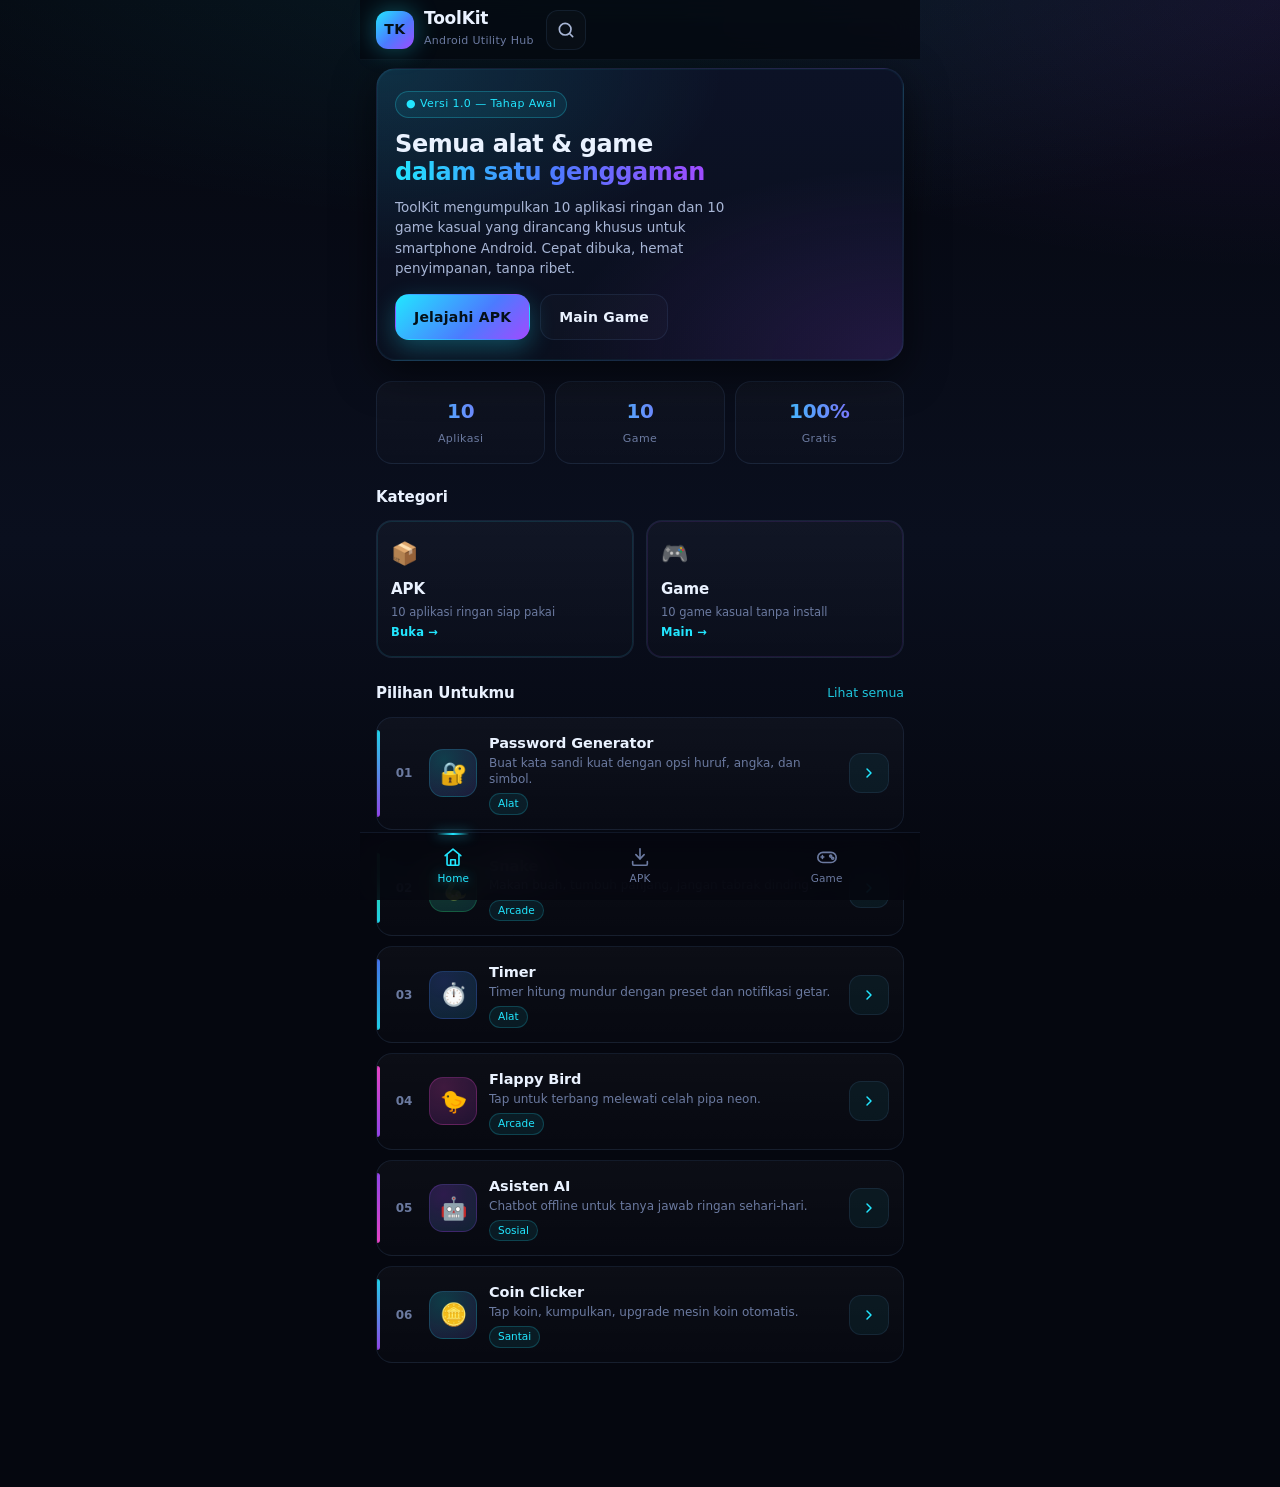
<file: index.html>
<!DOCTYPE html>
<html lang="id">
<head>
  <meta charset="UTF-8">
  <meta name="viewport" content="width=device-width, initial-scale=1, maximum-scale=1, user-scalable=no, viewport-fit=cover">
  <meta name="theme-color" content="#05070f">
  <meta name="mobile-web-app-capable" content="yes">
  <meta name="description" content="ToolKit — kumpulan aplikasi ringan dan game kasual untuk Android.">
  <title>ToolKit — Home</title>
  <link rel="stylesheet" href="css/style.css">
</head>
<body>

<div class="app">

  <!-- ================= TOP BAR ================= -->
  <header class="topbar">
    <div class="brand">
      <div class="brand-logo">TK</div>
      <div class="brand-text">
        <h1>ToolKit</h1>
        <span>Android Utility Hub</span>
      </div>
    </div>
    <a class="icon-btn" href="apk.html" aria-label="Cari aplikasi">
      <svg viewBox="0 0 24 24" fill="none" stroke="currentColor" stroke-width="2" stroke-linecap="round">
        <circle cx="11" cy="11" r="7"/><path d="m20 20-3.5-3.5"/>
      </svg>
    </a>
  </header>

  <main class="page">

    <!-- ================= HERO ================= -->
    <section class="hero">
      <span class="hero-badge">● Versi 1.0 — Tahap Awal</span>
      <h2 class="hero-title">
        Semua alat &amp; game<br>
        <span class="grad-text">dalam satu genggaman</span>
      </h2>
      <p class="hero-desc">
        ToolKit mengumpulkan 10 aplikasi ringan dan 10 game kasual
        yang dirancang khusus untuk smartphone Android. Cepat dibuka,
        hemat penyimpanan, tanpa ribet.
      </p>
      <div class="hero-actions">
        <a class="btn btn-primary" href="apk.html">Jelajahi APK</a>
        <a class="btn btn-ghost" href="game.html">Main Game</a>
      </div>
    </section>

    <!-- ================= STATS ================= -->
    <section class="stats">
      <div class="stat-card">
        <span class="stat-value">10</span>
        <span class="stat-label">Aplikasi</span>
      </div>
      <div class="stat-card">
        <span class="stat-value">10</span>
        <span class="stat-label">Game</span>
      </div>
      <div class="stat-card">
        <span class="stat-value">100%</span>
        <span class="stat-label">Gratis</span>
      </div>
    </section>

    <!-- ================= QUICK NAV ================= -->
    <section class="section">
      <div class="section-head">
        <h3 class="section-title">Kategori</h3>
      </div>
      <div class="nav-cards">
        <a class="nav-card tone-cyan" href="apk.html">
          <span class="nav-card-icon">📦</span>
          <span class="nav-card-title">APK</span>
          <span class="nav-card-desc">10 aplikasi ringan siap pakai</span>
          <span class="nav-card-go">Buka →</span>
        </a>
        <a class="nav-card tone-purple" href="game.html">
          <span class="nav-card-icon">🎮</span>
          <span class="nav-card-title">Game</span>
          <span class="nav-card-desc">10 game kasual tanpa install</span>
          <span class="nav-card-go">Main →</span>
        </a>
      </div>
    </section>

    <!-- ================= FEATURED ================= -->
    <section class="section">
      <div class="section-head">
        <h3 class="section-title">Pilihan Untukmu</h3>
        <a class="link-more" href="apk.html">Lihat semua</a>
      </div>
      <div class="list" id="featuredList"></div>
    </section>

  </main>

  <!-- ================= BOTTOM NAV ================= -->
  <nav class="bottom-nav">
    <a class="nav-item active" href="index.html">
      <svg viewBox="0 0 24 24" fill="none" stroke="currentColor" stroke-width="1.8" stroke-linecap="round" stroke-linejoin="round">
        <path d="M3.5 10.5 12 3.5l8.5 7"/>
        <path d="M5.5 9.5V20a1 1 0 0 0 1 1h11a1 1 0 0 0 1-1V9.5"/>
        <path d="M9.5 21v-6h5v6"/>
      </svg>
      <span>Home</span>
    </a>
    <a class="nav-item" href="apk.html">
      <svg viewBox="0 0 24 24" fill="none" stroke="currentColor" stroke-width="1.8" stroke-linecap="round" stroke-linejoin="round">
        <path d="M12 3v11"/><path d="m7.5 9.5 4.5 4.5 4.5-4.5"/>
        <path d="M4 17v2.5A1.5 1.5 0 0 0 5.5 21h13a1.5 1.5 0 0 0 1.5-1.5V17"/>
      </svg>
      <span>APK</span>
    </a>
    <a class="nav-item" href="game.html">
      <svg viewBox="0 0 24 24" fill="none" stroke="currentColor" stroke-width="1.8" stroke-linecap="round" stroke-linejoin="round">
        <rect x="2" y="7" width="20" height="11" rx="5.5"/>
        <path d="M7 10.5v3M5.5 12h3"/>
        <circle cx="16" cy="11" r="1.1"/>
        <circle cx="18.2" cy="13.4" r="1.1"/>
      </svg>
      <span>Game</span>
    </a>
  </nav>

</div>

<script src="js/script.js"></script>
<script>
  /* ============================================================
     FEATURED — Pilihan untukmu di halaman Home.
     Setiap item WAJIB punya:
       - id    : nomor file (1..10)
       - kind  : 'apk' | 'game'  → menentukan folder tujuan
       - name  : judul card
       - desc  : deskripsi singkat
       - icon  : emoji
       - tag   : label kategori (boleh sama dengan 'cat')
       - tone  : cyan | purple | blue | pink | green
     Semua id di bawah sudah COCOK dengan file aslinya.
     ============================================================ */
  var FEATURED = [
    {
      id: 6, kind: 'apk',
      name: 'Password Generator',
      desc: 'Buat kata sandi kuat dengan opsi huruf, angka, dan simbol.',
      icon: '🔐', tag: 'Alat', tone: 'cyan'
    },
    {
      id: 1, kind: 'game',
      name: 'Snake',
      desc: 'Makan buah, tumbuh panjang, jangan tabrak dinding.',
      icon: '🐍', tag: 'Arcade', tone: 'green'
    },
    {
      id: 9, kind: 'apk',
      name: 'Timer',
      desc: 'Timer hitung mundur dengan preset dan notifikasi getar.',
      icon: '⏱️', tag: 'Alat', tone: 'blue'
    },
    {
      id: 5, kind: 'game',
      name: 'Flappy Bird',
      desc: 'Tap untuk terbang melewati celah pipa neon.',
      icon: '🐤', tag: 'Arcade', tone: 'pink'
    },
    {
      id: 8, kind: 'apk',
      name: 'Asisten AI',
      desc: 'Chatbot offline untuk tanya jawab ringan sehari-hari.',
      icon: '🤖', tag: 'Sosial', tone: 'purple'
    },
    {
      id: 10, kind: 'game',
      name: 'Coin Clicker',
      desc: 'Tap koin, kumpulkan, upgrade mesin koin otomatis.',
      icon: '🪙', tag: 'Santai', tone: 'cyan'
    }
  ];

  // 'apk' hanya sebagai default — setiap item pakai kind-nya sendiri
  ToolKit.render('#featuredList', FEATURED, 'apk');
</script>

</body>
</html>
</file>
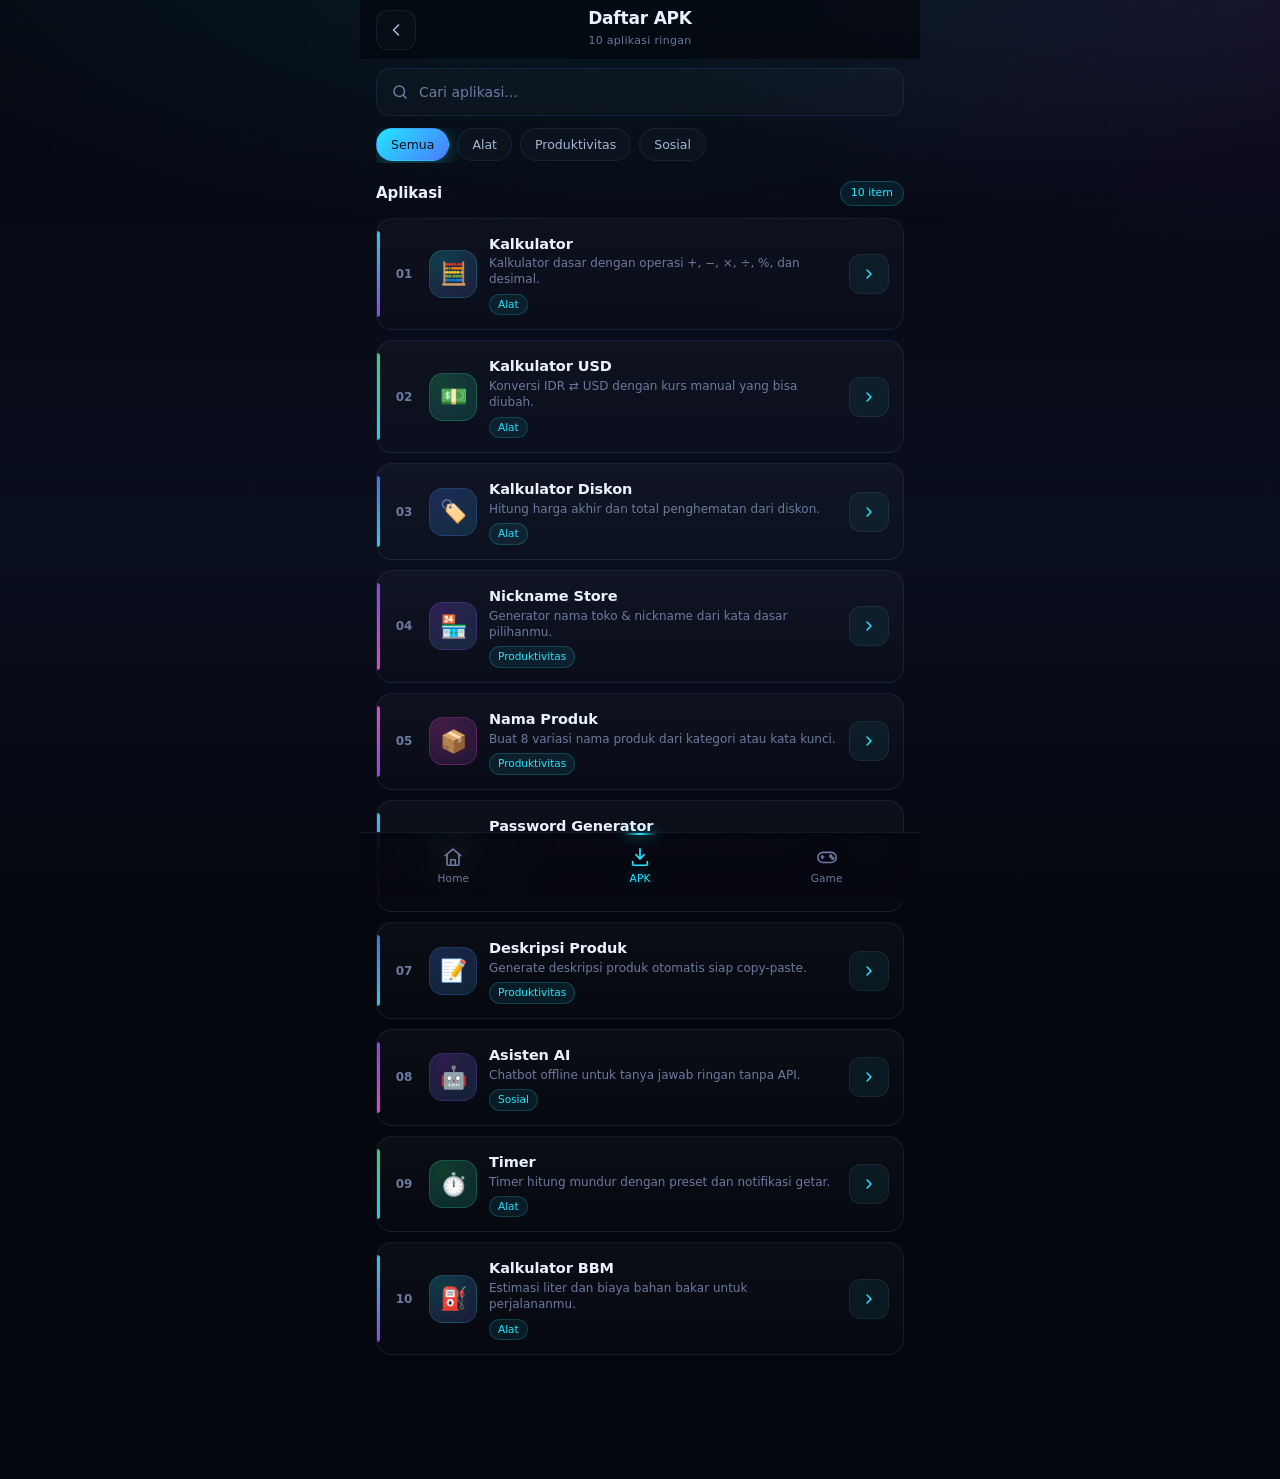
<file: apk.html>
<!DOCTYPE html>
<html lang="id">
<head>
  <meta charset="UTF-8">
  <meta name="viewport" content="width=device-width, initial-scale=1, maximum-scale=1, user-scalable=no, viewport-fit=cover">
  <meta name="theme-color" content="#05070f">
  <meta name="mobile-web-app-capable" content="yes">
  <title>ToolKit — Daftar APK</title>
  <link rel="stylesheet" href="css/style.css">
</head>
<body>

<div class="app">

  <!-- ================= TOP BAR ================= -->
  <header class="topbar">
    <a class="icon-btn back" href="index.html" aria-label="Kembali">
      <svg viewBox="0 0 24 24" fill="none" stroke="currentColor" stroke-width="2" stroke-linecap="round" stroke-linejoin="round">
        <path d="m15 18-6-6 6-6"/>
      </svg>
    </a>
    <div class="brand brand-center">
      <div class="brand-text">
        <h1>Daftar APK</h1>
        <span>10 aplikasi ringan</span>
      </div>
    </div>
    <span class="icon-btn ghost" aria-hidden="true"></span>
  </header>

  <main class="page">

    <!-- ================= SEARCH + FILTER ================= -->
    <section class="toolbar">
      <div class="search">
        <svg viewBox="0 0 24 24" fill="none" stroke="currentColor" stroke-width="2" stroke-linecap="round">
          <circle cx="11" cy="11" r="7"/><path d="m20 20-3.5-3.5"/>
        </svg>
        <input id="searchApk" type="search" placeholder="Cari aplikasi..." autocomplete="off" inputmode="search">
      </div>
      <div class="chips" id="filterApk">
        <button class="chip active" data-cat="all">Semua</button>
        <button class="chip" data-cat="Alat">Alat</button>
        <button class="chip" data-cat="Produktivitas">Produktivitas</button>
        <button class="chip" data-cat="Sosial">Sosial</button>
      </div>
    </section>

    <!-- ================= LIST APK ================= -->
    <section class="section">
      <div class="section-head">
        <h3 class="section-title">Aplikasi</h3>
        <span class="count-pill" id="countApk">0 item</span>
      </div>
      <div class="list" id="apkList"></div>
      <div class="empty" id="emptyApk" hidden>
        <span>🔎</span>
        <p>Tidak ada aplikasi yang cocok.</p>
      </div>
    </section>

  </main>

  <!-- ================= BOTTOM NAV ================= -->
  <nav class="bottom-nav">
    <a class="nav-item" href="index.html">
      <svg viewBox="0 0 24 24" fill="none" stroke="currentColor" stroke-width="1.8" stroke-linecap="round" stroke-linejoin="round">
        <path d="M3.5 10.5 12 3.5l8.5 7"/>
        <path d="M5.5 9.5V20a1 1 0 0 0 1 1h11a1 1 0 0 0 1-1V9.5"/>
        <path d="M9.5 21v-6h5v6"/>
      </svg>
      <span>Home</span>
    </a>
    <a class="nav-item active" href="apk.html">
      <svg viewBox="0 0 24 24" fill="none" stroke="currentColor" stroke-width="1.8" stroke-linecap="round" stroke-linejoin="round">
        <path d="M12 3v11"/><path d="m7.5 9.5 4.5 4.5 4.5-4.5"/>
        <path d="M4 17v2.5A1.5 1.5 0 0 0 5.5 21h13a1.5 1.5 0 0 0 1.5-1.5V17"/>
      </svg>
      <span>APK</span>
    </a>
    <a class="nav-item" href="game.html">
      <svg viewBox="0 0 24 24" fill="none" stroke="currentColor" stroke-width="1.8" stroke-linecap="round" stroke-linejoin="round">
        <rect x="2" y="7" width="20" height="11" rx="5.5"/>
        <path d="M7 10.5v3M5.5 12h3"/>
        <circle cx="16" cy="11" r="1.1"/>
        <circle cx="18.2" cy="13.4" r="1.1"/>
      </svg>
      <span>Game</span>
    </a>
  </nav>

</div>

<script src="js/script.js"></script>
<script>
  /* ============================================================
     DATA APLIKASI — 10 item, URUT sesuai file:
       1 → apk1.html  (Kalkulator)
       2 → apk2.html  (Kalkulator USD)
       3 → apk3.html  (Kalkulator Diskon)
       4 → apk4.html  (Nickname Store)
       5 → apk5.html  (Nama Produk)
       6 → apk6.html  (Password Generator)
       7 → apk7.html  (Deskripsi Produk)
       8 → apk8.html  (Asisten AI)
       9 → apk9.html  (Timer)
      10 → apk10.html (Kalkulator BBM)
     ============================================================ */
  var APPS = [
    { id: 1,  name: 'Kalkulator',
      desc: 'Kalkulator dasar dengan operasi +, −, ×, ÷, %, dan desimal.',
      icon: '🧮', cat: 'Alat',           tone: 'cyan'   },

    { id: 2,  name: 'Kalkulator USD',
      desc: 'Konversi IDR ⇄ USD dengan kurs manual yang bisa diubah.',
      icon: '💵', cat: 'Alat',           tone: 'green'  },

    { id: 3,  name: 'Kalkulator Diskon',
      desc: 'Hitung harga akhir dan total penghematan dari diskon.',
      icon: '🏷️', cat: 'Alat',           tone: 'blue'   },

    { id: 4,  name: 'Nickname Store',
      desc: 'Generator nama toko & nickname dari kata dasar pilihanmu.',
      icon: '🏪', cat: 'Produktivitas', tone: 'purple' },

    { id: 5,  name: 'Nama Produk',
      desc: 'Buat 8 variasi nama produk dari kategori atau kata kunci.',
      icon: '📦', cat: 'Produktivitas', tone: 'pink'   },

    { id: 6,  name: 'Password Generator',
      desc: 'Kata sandi kuat dengan opsi panjang, huruf, angka, simbol.',
      icon: '🔐', cat: 'Alat',           tone: 'cyan'   },

    { id: 7,  name: 'Deskripsi Produk',
      desc: 'Generate deskripsi produk otomatis siap copy-paste.',
      icon: '📝', cat: 'Produktivitas', tone: 'blue'   },

    { id: 8,  name: 'Asisten AI',
      desc: 'Chatbot offline untuk tanya jawab ringan tanpa API.',
      icon: '🤖', cat: 'Sosial',         tone: 'purple' },

    { id: 9,  name: 'Timer',
      desc: 'Timer hitung mundur dengan preset dan notifikasi getar.',
      icon: '⏱️', cat: 'Alat',           tone: 'green'  },

    { id: 10, name: 'Kalkulator BBM',
      desc: 'Estimasi liter dan biaya bahan bakar untuk perjalananmu.',
      icon: '⛽', cat: 'Alat',           tone: 'cyan'   }
  ];

  ToolKit.render('#apkList', APPS, 'apk');
  ToolKit.bindSearch('#searchApk', '#filterApk', '#apkList', '#countApk', '#emptyApk', APPS);
</script>

</body>
</html>
</file>
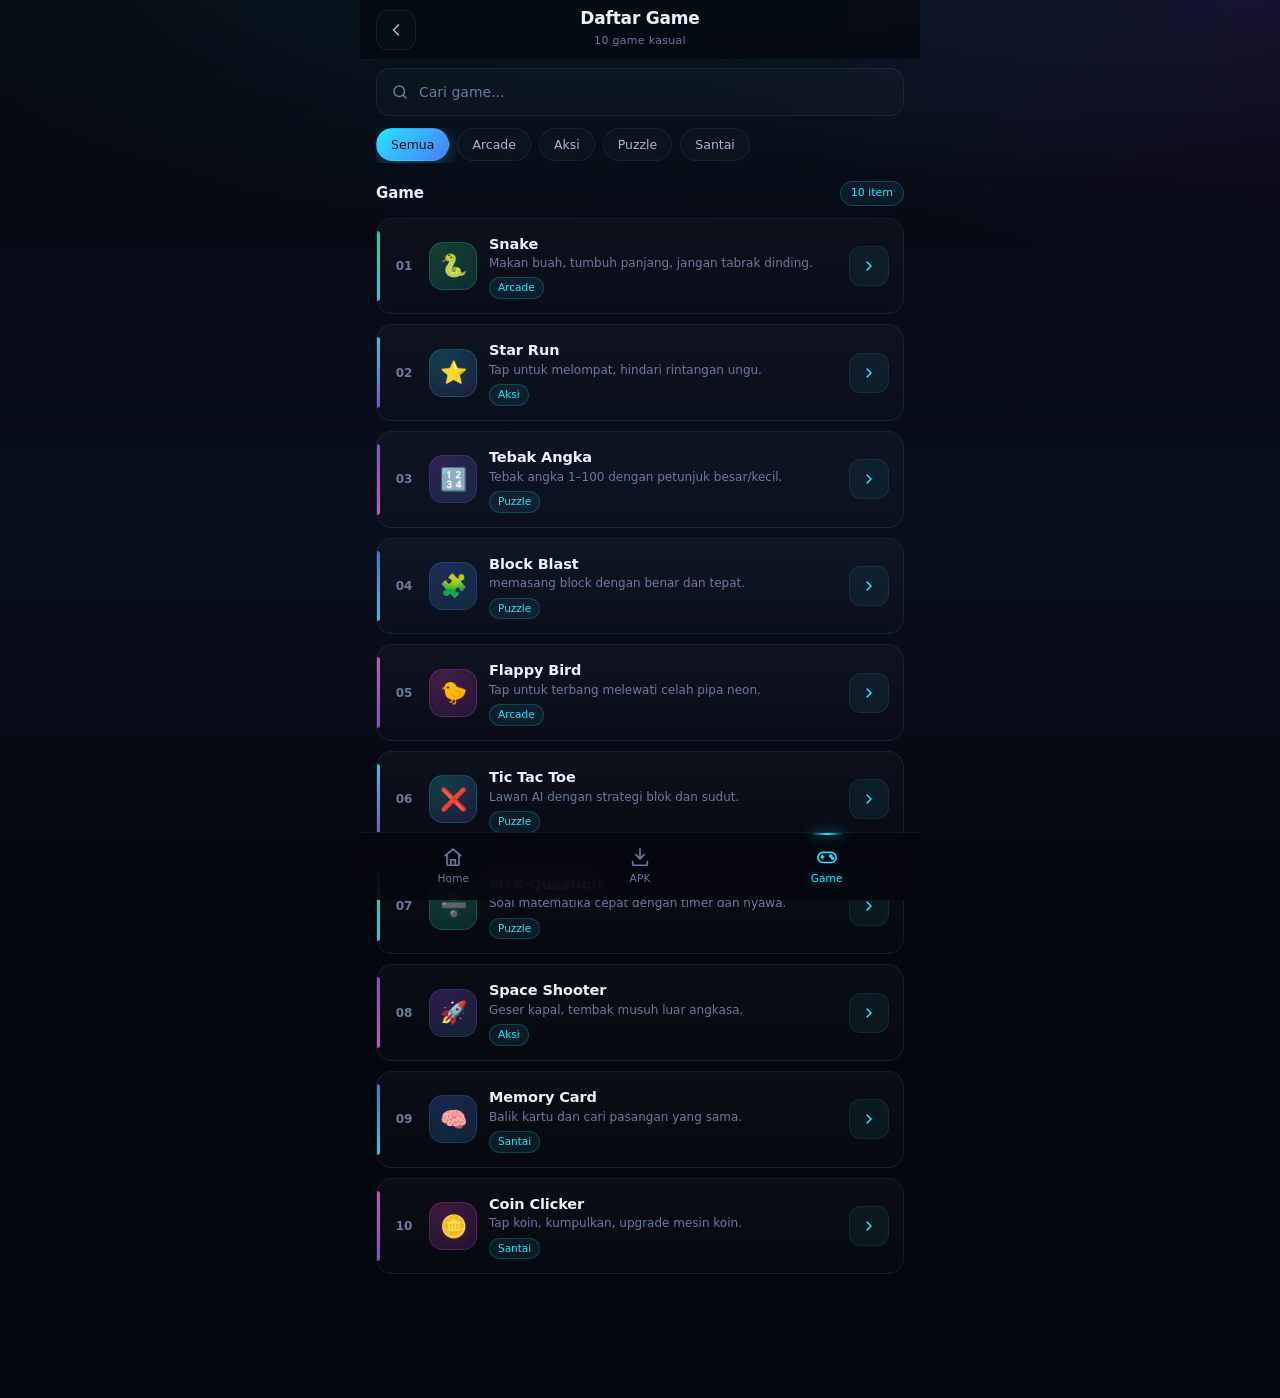
<file: game.html>
<!DOCTYPE html>
<html lang="id">
<head>
  <meta charset="UTF-8">
  <meta name="viewport" content="width=device-width, initial-scale=1, maximum-scale=1, user-scalable=no, viewport-fit=cover">
  <meta name="theme-color" content="#05070f">
  <meta name="mobile-web-app-capable" content="yes">
  <title>ToolKit — Daftar Game</title>
  <link rel="stylesheet" href="css/style.css">
</head>
<body>

<div class="app">

  <!-- ================= TOP BAR ================= -->
  <header class="topbar">
    <a class="icon-btn back" href="index.html" aria-label="Kembali">
      <svg viewBox="0 0 24 24" fill="none" stroke="currentColor" stroke-width="2" stroke-linecap="round" stroke-linejoin="round">
        <path d="m15 18-6-6 6-6"/>
      </svg>
    </a>
    <div class="brand brand-center">
      <div class="brand-text">
        <h1>Daftar Game</h1>
        <span>10 game kasual</span>
      </div>
    </div>
    <span class="icon-btn ghost" aria-hidden="true"></span>
  </header>

  <main class="page">

    <!-- ================= SEARCH + FILTER ================= -->
    <section class="toolbar">
      <div class="search">
        <svg viewBox="0 0 24 24" fill="none" stroke="currentColor" stroke-width="2" stroke-linecap="round">
          <circle cx="11" cy="11" r="7"/><path d="m20 20-3.5-3.5"/>
        </svg>
        <input id="searchGame" type="search" placeholder="Cari game..." autocomplete="off" inputmode="search">
      </div>
      <div class="chips" id="filterGame">
        <button class="chip active" data-cat="all">Semua</button>
        <button class="chip" data-cat="Arcade">Arcade</button>
        <button class="chip" data-cat="Aksi">Aksi</button>
        <button class="chip" data-cat="Puzzle">Puzzle</button>
        <button class="chip" data-cat="Santai">Santai</button>
      </div>
    </section>

    <!-- ================= LIST GAME ================= -->
    <section class="section">
      <div class="section-head">
        <h3 class="section-title">Game</h3>
        <span class="count-pill" id="countGame">0 item</span>
      </div>
      <div class="list" id="gameList"></div>
      <div class="empty" id="emptyGame" hidden>
        <span>🕹️</span>
        <p>Tidak ada game yang cocok.</p>
      </div>
    </section>

  </main>

  <!-- ================= BOTTOM NAV ================= -->
  <nav class="bottom-nav">
    <a class="nav-item" href="index.html">
      <svg viewBox="0 0 24 24" fill="none" stroke="currentColor" stroke-width="1.8" stroke-linecap="round" stroke-linejoin="round">
        <path d="M3.5 10.5 12 3.5l8.5 7"/>
        <path d="M5.5 9.5V20a1 1 0 0 0 1 1h11a1 1 0 0 0 1-1V9.5"/>
        <path d="M9.5 21v-6h5v6"/>
      </svg>
      <span>Home</span>
    </a>
    <a class="nav-item" href="apk.html">
      <svg viewBox="0 0 24 24" fill="none" stroke="currentColor" stroke-width="1.8" stroke-linecap="round" stroke-linejoin="round">
        <path d="M12 3v11"/><path d="m7.5 9.5 4.5 4.5 4.5-4.5"/>
        <path d="M4 17v2.5A1.5 1.5 0 0 0 5.5 21h13a1.5 1.5 0 0 0 1.5-1.5V17"/>
      </svg>
      <span>APK</span>
    </a>
    <a class="nav-item active" href="game.html">
      <svg viewBox="0 0 24 24" fill="none" stroke="currentColor" stroke-width="1.8" stroke-linecap="round" stroke-linejoin="round">
        <rect x="2" y="7" width="20" height="11" rx="5.5"/>
        <path d="M7 10.5v3M5.5 12h3"/>
        <circle cx="16" cy="11" r="1.1"/>
        <circle cx="18.2" cy="13.4" r="1.1"/>
      </svg>
      <span>Game</span>
    </a>
  </nav>

</div>

<script src="js/script.js"></script>
<script>
  /* ============================================================
     DATA GAME — 10 item, URUT sesuai file:
       1 → game1.html  (Snake)
       2 → game2.html  (Dino Run)
       3 → game3.html  (Tebak Angka)
       4 → game4.html  (Word Match)
       5 → game5.html  (Flappy Bird)
       6 → game6.html  (Tic Tac Toe)
       7 → game7.html  (MTK Question)
       8 → game8.html  (Space Shooter)
       9 → game9.html  (Memory Card)
      10 → game10.html (Coin Clicker)
     ============================================================ */
  var GAMES = [
    { id: 1,  name: 'Snake',
      desc: 'Makan buah, tumbuh panjang, jangan tabrak dinding.',
      icon: '🐍', cat: 'Arcade', tone: 'green'  },

    { id: 2,  name: 'Star Run',
      desc: 'Tap untuk melompat, hindari rintangan ungu.',
      icon: '⭐', cat: 'Aksi',   tone: 'cyan'   },

    { id: 3,  name: 'Tebak Angka',
      desc: 'Tebak angka 1–100 dengan petunjuk besar/kecil.',
      icon: '🔢', cat: 'Puzzle', tone: 'purple' },

    { id: 4,  name: 'Block Blast',
      desc: 'memasang block dengan benar dan tepat.',
      icon: '🧩', cat: 'Puzzle', tone: 'blue'   },

    { id: 5,  name: 'Flappy Bird',
      desc: 'Tap untuk terbang melewati celah pipa neon.',
      icon: '🐤', cat: 'Arcade', tone: 'pink'   },

    { id: 6,  name: 'Tic Tac Toe',
      desc: 'Lawan AI dengan strategi blok dan sudut.',
      icon: '❌', cat: 'Puzzle', tone: 'cyan'   },

    { id: 7,  name: 'MTK Question',
      desc: 'Soal matematika cepat dengan timer dan nyawa.',
      icon: '➗', cat: 'Puzzle', tone: 'green'  },

    { id: 8,  name: 'Space Shooter',
      desc: 'Geser kapal, tembak musuh luar angkasa.',
      icon: '🚀', cat: 'Aksi',   tone: 'purple' },

    { id: 9,  name: 'Memory Card',
      desc: 'Balik kartu dan cari pasangan yang sama.',
      icon: '🧠', cat: 'Santai', tone: 'blue'   },

    { id: 10, name: 'Coin Clicker',
      desc: 'Tap koin, kumpulkan, upgrade mesin koin.',
      icon: '🪙', cat: 'Santai', tone: 'pink'   }
  ];

  ToolKit.render('#gameList', GAMES, 'game');
  ToolKit.bindSearch('#searchGame', '#filterGame', '#gameList', '#countGame', '#emptyGame', GAMES);
</script>

</body>
</html>
</file>
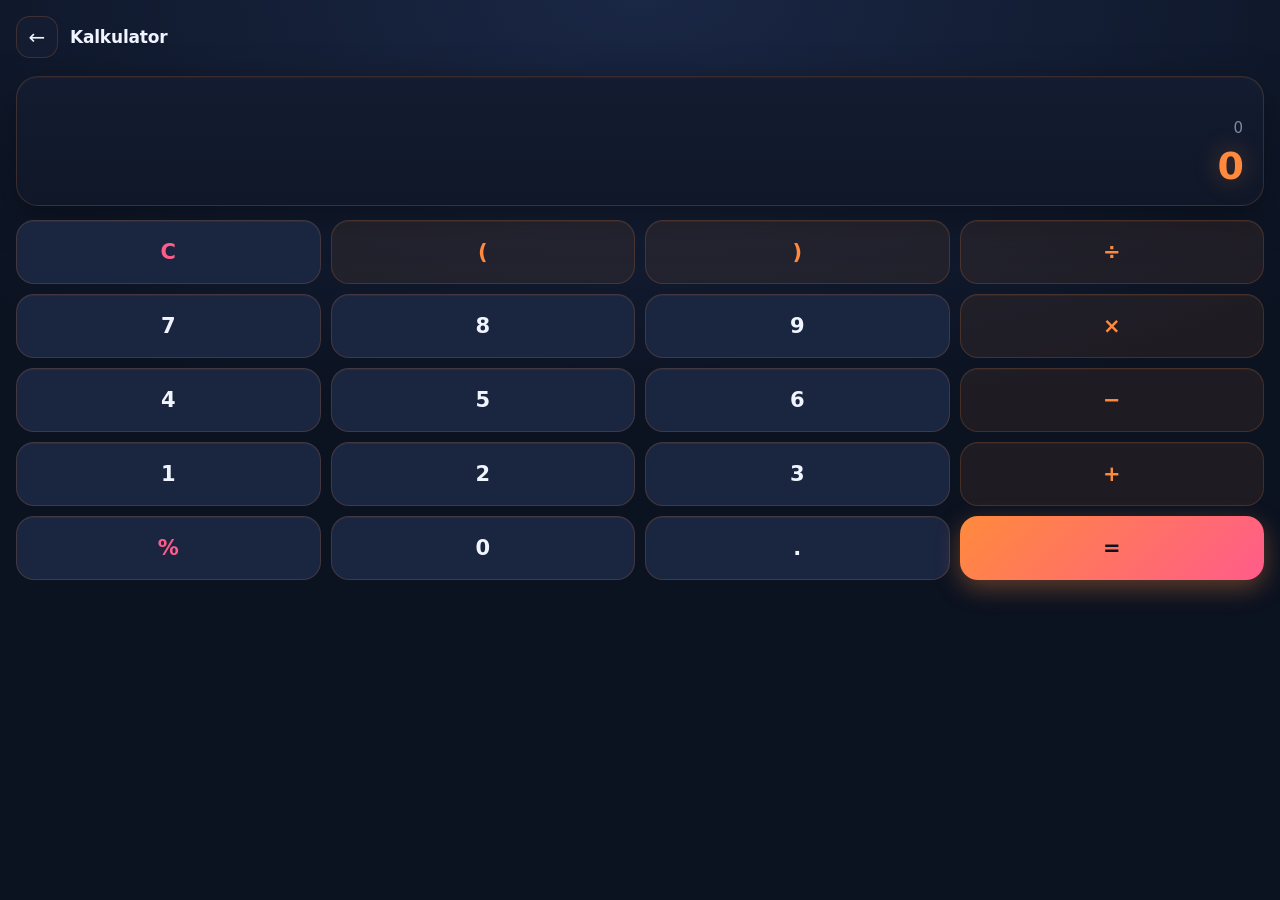
<file: apk/apk1.html>
<!DOCTYPE html>
<html lang="id"><head>
<meta charset="UTF-8"><meta name="viewport" content="width=device-width,initial-scale=1,maximum-scale=1,user-scalable=no,viewport-fit=cover">
<title>Kalkulator · ToolKit</title>
<style>
:root{--bg:#0b1220;--card:#131c30;--fg:#f0f4ff;--mut:#7a8aa5;--acc:#ff8a3d;--acc2:#ff5c8a;--line:rgba(255,138,61,.18);--btn:#1a2540}
*{margin:0;padding:0;box-sizing:border-box;-webkit-tap-highlight-color:transparent}
body{font-family:system-ui,-apple-system,'Segoe UI',Roboto,sans-serif;background:radial-gradient(120% 80% at 50% 0%,#1a2745,#0b1220 60%);color:var(--fg);min-height:100dvh;padding:16px;padding-bottom:calc(20px + env(safe-area-inset-bottom))}
.top{display:flex;align-items:center;gap:12px;margin-bottom:18px}
.back{width:42px;height:42px;border-radius:14px;border:1px solid var(--line);background:var(--card);display:grid;place-items:center;color:var(--fg);text-decoration:none;font-size:20px;transition:transform .12s}
.back:active{transform:scale(.93)}
h1{font-size:17px;font-weight:700;letter-spacing:-.2px}
.disp{background:linear-gradient(180deg,var(--card),#0f1728);border:1px solid var(--line);border-radius:22px;padding:20px;margin-bottom:14px;text-align:right;min-height:130px;display:flex;flex-direction:column;justify-content:flex-end;box-shadow:0 12px 40px rgba(0,0,0,.4),inset 0 1px 0 rgba(255,255,255,.03)}
.expr{font-size:15px;color:var(--mut);min-height:20px;word-break:break-all}
.res{font-size:38px;font-weight:800;color:var(--acc);margin-top:8px;word-break:break-all;line-height:1;letter-spacing:-1px;text-shadow:0 0 24px rgba(255,138,61,.35)}
.grid{display:grid;grid-template-columns:repeat(4,1fr);gap:10px}
.k{height:64px;border-radius:18px;background:var(--btn);border:1px solid var(--line);color:var(--fg);font-size:21px;font-weight:600;display:grid;place-items:center;font-family:inherit;transition:transform .1s,background .15s;user-select:none;cursor:pointer;box-shadow:inset 0 1px 0 rgba(255,255,255,.04)}
.k:active{transform:scale(.93);background:var(--acc);color:#0b1220}
.k.op{color:var(--acc);background:rgba(255,138,61,.08)}
.k.fn{color:var(--acc2)}
.k.eq{background:linear-gradient(135deg,var(--acc),var(--acc2));color:#0b1220;border:none;font-weight:800;grid-column:span 1;box-shadow:0 8px 24px rgba(255,138,61,.35)}
.k.eq:active{filter:brightness(1.1)}
</style></head><body>
<div class="top"><a class="back" href="../apk.html">←</a><h1>Kalkulator</h1></div>
<div class="disp"><div class="expr" id="e">0</div><div class="res" id="r">0</div></div>
<div class="grid" id="g">
<button class="k fn" data-k="C">C</button><button class="k op" data-k="(">(</button><button class="k op" data-k=")">)</button><button class="k op" data-k="/">÷</button>
<button class="k" data-k="7">7</button><button class="k" data-k="8">8</button><button class="k" data-k="9">9</button><button class="k op" data-k="*">×</button>
<button class="k" data-k="4">4</button><button class="k" data-k="5">5</button><button class="k" data-k="6">6</button><button class="k op" data-k="-">−</button>
<button class="k" data-k="1">1</button><button class="k" data-k="2">2</button><button class="k" data-k="3">3</button><button class="k op" data-k="+">+</button>
<button class="k fn" data-k="%">%</button><button class="k" data-k="0">0</button><button class="k" data-k=".">.</button><button class="k eq" data-k="=">=</button>
</div>
<script src="../js/sfx.js"></script>
<script>
(function(){
var expr='',eE=document.getElementById('e'),rE=document.getElementById('r');
function upd(){eE.textContent=expr||'0'}
function ev(s){if(!/^[0-9+\-*/().%\s]*$/.test(s))return null;s=s.replace(/(\d+(?:\.\d+)?)%/g,'($1/100)');try{var v=Function('return ('+s+')')();if(typeof v==='number'&&isFinite(v))return v}catch(x){}return null}
document.getElementById('g').addEventListener('click',function(t){
  var b=t.target.closest('.k');if(!b)return;var k=b.dataset.k;
  if(k==='C'){expr='';eE.textContent='0';rE.textContent='0';SFX.err();return}
  if(k==='='){var v=ev(expr);if(v!==null){var r=Math.round(v*1e10)/1e10;rE.textContent=r;expr=String(r);upd();SFX.ok()}else{rE.textContent='Error';SFX.err()}return}
  SFX.tap();expr+=k;upd();
  var p=ev(expr);if(p!==null)rE.textContent=String(Math.round(p*1e10)/1e10);
});
upd();
})();
</script></body></html>
</file>
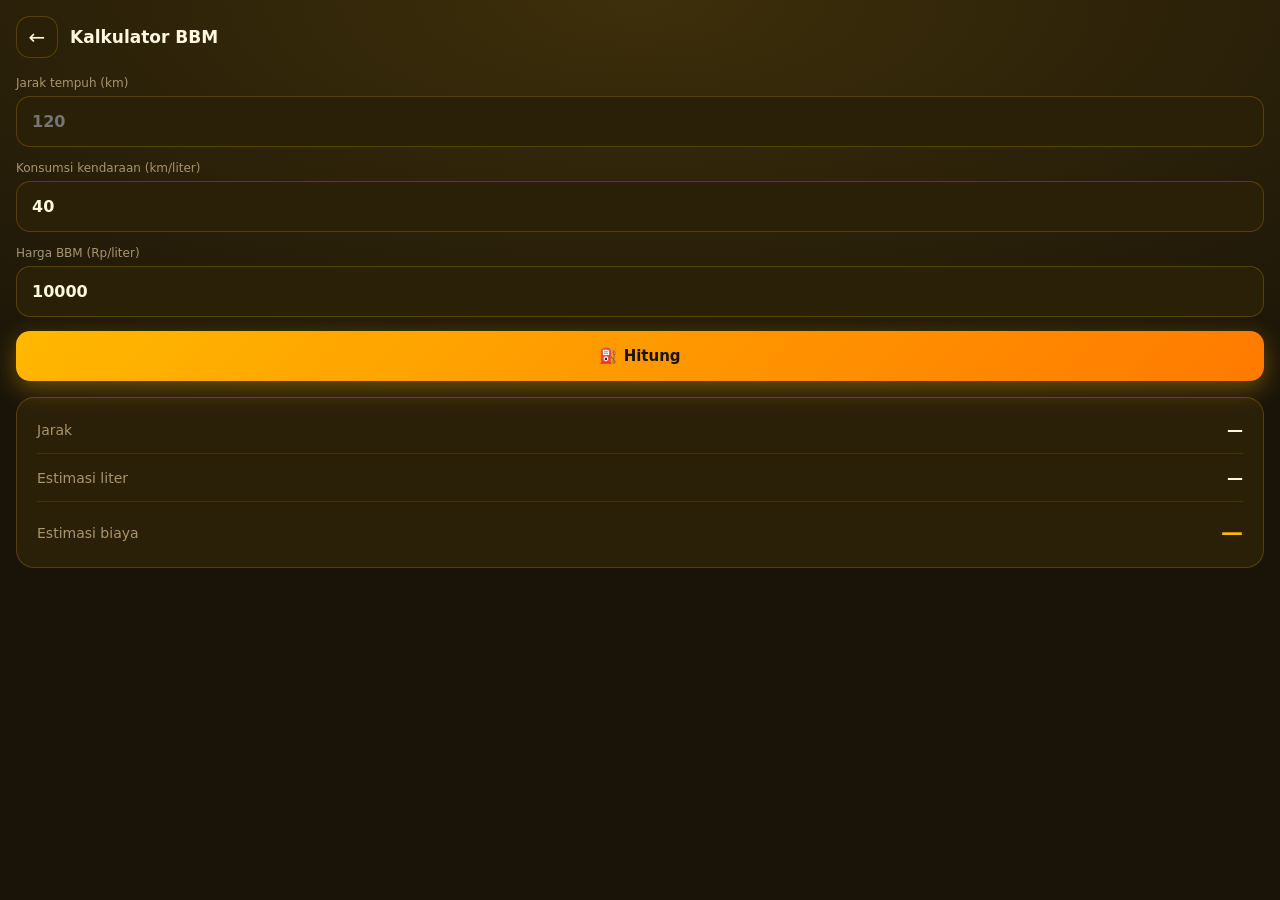
<file: apk/apk10.html>
<!DOCTYPE html>
<html lang="id"><head>
<meta charset="UTF-8"><meta name="viewport" content="width=device-width,initial-scale=1,maximum-scale=1,user-scalable=no,viewport-fit=cover">
<title>Kalkulator BBM · ToolKit</title>
<style>
:root{--bg:#1a1408;--card:#2a2008;--fg:#fff7e0;--mut:#a8956e;--acc:#ffb800;--acc2:#ff7a00;--line:rgba(255,184,0,.22)}
*{margin:0;padding:0;box-sizing:border-box;-webkit-tap-highlight-color:transparent}
body{font-family:system-ui,-apple-system,sans-serif;background:radial-gradient(140% 80% at 50% 0%,#3d2f0a,#1a1408 65%);color:var(--fg);min-height:100dvh;padding:16px;padding-bottom:calc(20px + env(safe-area-inset-bottom))}
.top{display:flex;align-items:center;gap:12px;margin-bottom:18px}
.back{width:42px;height:42px;border-radius:14px;border:1px solid var(--line);background:var(--card);display:grid;place-items:center;color:var(--fg);text-decoration:none;font-size:20px}
h1{font-size:17px;font-weight:700}
.f{margin-bottom:14px}
.f label{display:block;font-size:12px;color:var(--mut);margin-bottom:6px}
.f input{width:100%;padding:15px;border-radius:14px;background:var(--card);border:1px solid var(--line);color:var(--fg);font-size:16px;font-weight:600;font-family:inherit}
.f input:focus{outline:none;border-color:var(--acc)}
.go{width:100%;padding:16px;border-radius:14px;background:linear-gradient(135deg,var(--acc),var(--acc2));color:#1a1408;font-size:15px;font-weight:800;border:none;font-family:inherit;box-shadow:0 8px 24px rgba(255,184,0,.35)}
.go:active{transform:scale(.97)}
.res{margin-top:16px;padding:8px 20px;border-radius:18px;background:var(--card);border:1px solid var(--line)}
.row{display:flex;justify-content:space-between;padding:14px 0;border-bottom:1px solid rgba(255,184,0,.12);font-size:14px;color:var(--mut);align-items:center}
.row:last-child{border:none;padding-top:18px}
.row b{color:var(--fg);font-size:16px}
.row.acc b{color:var(--acc);font-size:22px;font-weight:800}
</style></head><body>
<div class="top"><a class="back" href="../apk.html">←</a><h1>Kalkulator BBM</h1></div>
<div class="f"><label>Jarak tempuh (km)</label><input id="j" type="number" inputmode="decimal" placeholder="120"></div>
<div class="f"><label>Konsumsi kendaraan (km/liter)</label><input id="k" type="number" inputmode="decimal" value="40"></div>
<div class="f"><label>Harga BBM (Rp/liter)</label><input id="h" type="number" inputmode="decimal" value="10000"></div>
<button class="go" id="go">⛽ Hitung</button>
<div class="res">
<div class="row"><span>Jarak</span><b id="r0">—</b></div>
<div class="row"><span>Estimasi liter</span><b id="r1">—</b></div>
<div class="row acc"><span>Estimasi biaya</span><b id="r2">—</b></div>
</div>
<script src="../js/sfx.js"></script>
<script>
document.getElementById('go').addEventListener('click',function(){
  var j=parseFloat(document.getElementById('j').value)||0;
  var k=parseFloat(document.getElementById('k').value)||0;
  var h=parseFloat(document.getElementById('h').value)||0;
  if(k<=0){alert('Konsumsi harus > 0');SFX.err();return}
  var l=j/k,b=l*h;
  document.getElementById('r0').textContent=j.toLocaleString('id-ID')+' km';
  document.getElementById('r1').textContent=l.toFixed(2)+' L';
  document.getElementById('r2').textContent='Rp '+Math.round(b).toLocaleString('id-ID');
  SFX.coin();
});
</script></body></html>
</file>
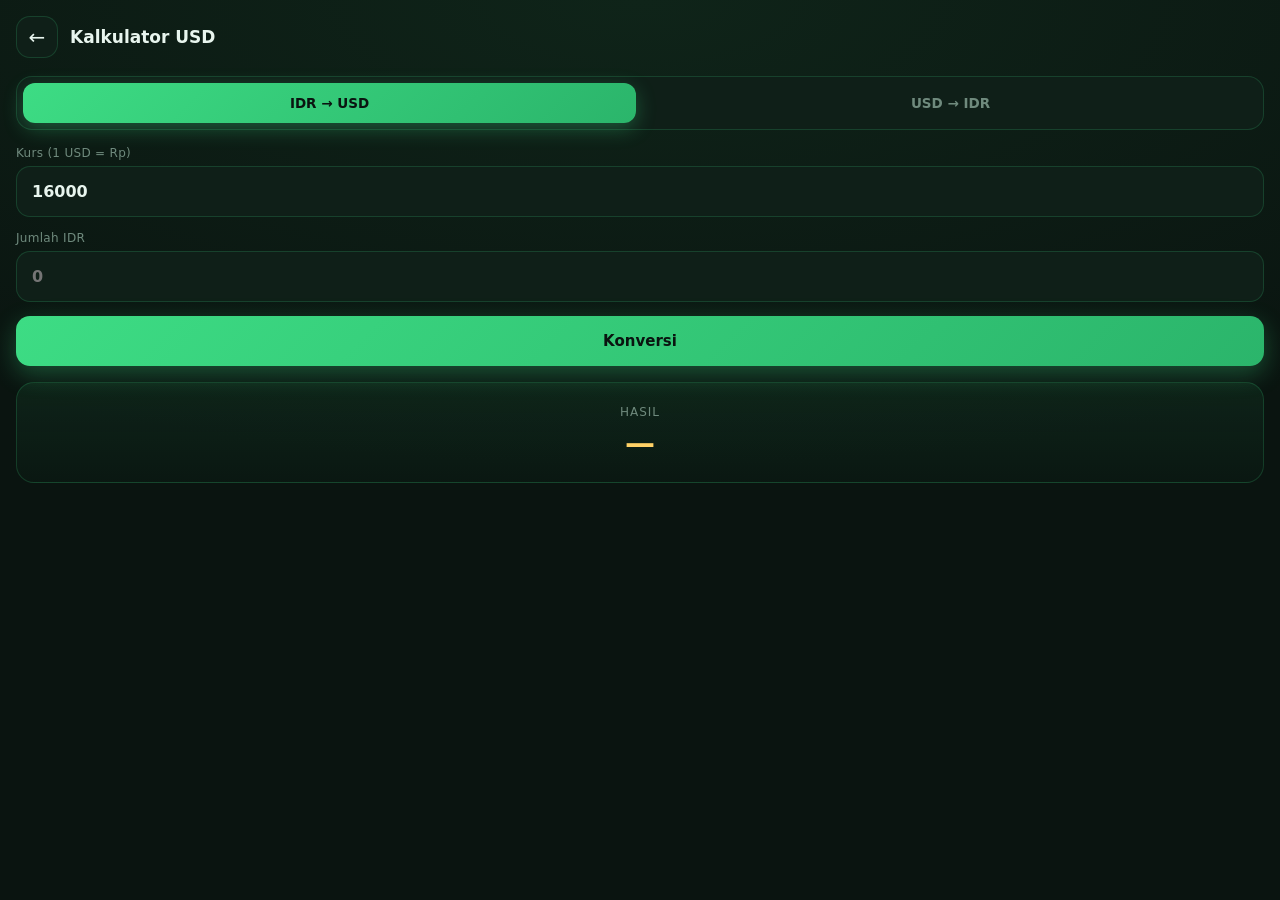
<file: apk/apk2.html>
<!DOCTYPE html>
<html lang="id"><head>
<meta charset="UTF-8"><meta name="viewport" content="width=device-width,initial-scale=1,maximum-scale=1,user-scalable=no,viewport-fit=cover">
<title>Kalkulator USD · ToolKit</title>
<style>
:root{--bg:#0a1410;--card:#0f1f18;--fg:#e8f5ee;--mut:#6f8a7d;--acc:#3ddc84;--acc2:#ffd166;--line:rgba(61,220,132,.18)}
*{margin:0;padding:0;box-sizing:border-box;-webkit-tap-highlight-color:transparent}
body{font-family:system-ui,-apple-system,sans-serif;background:radial-gradient(140% 80% at 50% 0%,#0f2419,#0a1410 65%);color:var(--fg);min-height:100dvh;padding:16px;padding-bottom:calc(20px + env(safe-area-inset-bottom))}
.top{display:flex;align-items:center;gap:12px;margin-bottom:18px}
.back{width:42px;height:42px;border-radius:14px;border:1px solid var(--line);background:var(--card);display:grid;place-items:center;color:var(--fg);text-decoration:none;font-size:20px}
.back:active{transform:scale(.93)}
h1{font-size:17px;font-weight:700}
.seg{display:grid;grid-template-columns:1fr 1fr;gap:8px;background:var(--card);padding:6px;border-radius:16px;border:1px solid var(--line);margin-bottom:16px}
.seg button{padding:12px;border-radius:12px;border:none;background:transparent;color:var(--mut);font-size:13.5px;font-weight:600;font-family:inherit;transition:.2s}
.seg button.on{background:linear-gradient(135deg,var(--acc),#2bb56b);color:#0a1410;box-shadow:0 6px 20px rgba(61,220,132,.3)}
.f{margin-bottom:14px}
.f label{display:block;font-size:12px;color:var(--mut);margin-bottom:6px;letter-spacing:.3px}
.f input{width:100%;padding:15px;border-radius:14px;background:var(--card);border:1px solid var(--line);color:var(--fg);font-size:16px;font-family:inherit;font-weight:600}
.f input:focus{outline:none;border-color:var(--acc);box-shadow:0 0 0 3px rgba(61,220,132,.15)}
.go{width:100%;padding:16px;border-radius:14px;background:linear-gradient(135deg,var(--acc),#2bb56b);color:#0a1410;font-size:15px;font-weight:700;border:none;font-family:inherit;box-shadow:0 8px 24px rgba(61,220,132,.3);transition:transform .12s}
.go:active{transform:scale(.97)}
.res{margin-top:16px;padding:22px 16px;border-radius:18px;border:1px solid var(--line);background:linear-gradient(180deg,rgba(61,220,132,.08),rgba(61,220,132,.02));text-align:center}
.res .l{font-size:12px;color:var(--mut);letter-spacing:1px}
.res .v{font-size:30px;font-weight:800;color:var(--acc2);margin-top:6px;word-break:break-all}
</style></head><body>
<div class="top"><a class="back" href="../apk.html">←</a><h1>Kalkulator USD</h1></div>
<div class="seg" id="seg">
<button class="on" data-m="i2u">IDR → USD</button>
<button data-m="u2i">USD → IDR</button>
</div>
<div class="f"><label>Kurs (1 USD = Rp)</label><input id="rate" type="number" inputmode="decimal" value="16000"></div>
<div class="f"><label id="li">Jumlah IDR</label><input id="amt" type="number" inputmode="decimal" placeholder="0"></div>
<button class="go" id="go">Konversi</button>
<div class="res"><div class="l" id="lo">HASIL</div><div class="v" id="out">—</div></div>
<script src="../js/sfx.js"></script>
<script>
(function(){
var mode='i2u';
document.getElementById('seg').addEventListener('click',function(e){
  var b=e.target.closest('button');if(!b)return;
  document.querySelectorAll('#seg button').forEach(function(x){x.classList.remove('on')});
  b.classList.add('on');mode=b.dataset.m;
  document.getElementById('li').textContent=mode==='i2u'?'Jumlah IDR':'Jumlah USD';
  document.getElementById('lo').textContent=mode==='i2u'?'HASIL (USD)':'HASIL (IDR)';
  document.getElementById('out').textContent='—';
  SFX.tap();
});
document.getElementById('go').addEventListener('click',function(){
  var r=parseFloat(document.getElementById('rate').value)||0;
  var a=parseFloat(document.getElementById('amt').value)||0;
  if(r<=0){document.getElementById('out').textContent='Kurs invalid';SFX.err();return}
  var out;
  if(mode==='i2u') out='$ '+(a/r).toFixed(2);
  else out='Rp '+Math.round(a*r).toLocaleString('id-ID');
  document.getElementById('out').textContent=out;SFX.ok();
});
})();
</script></body></html>
</file>
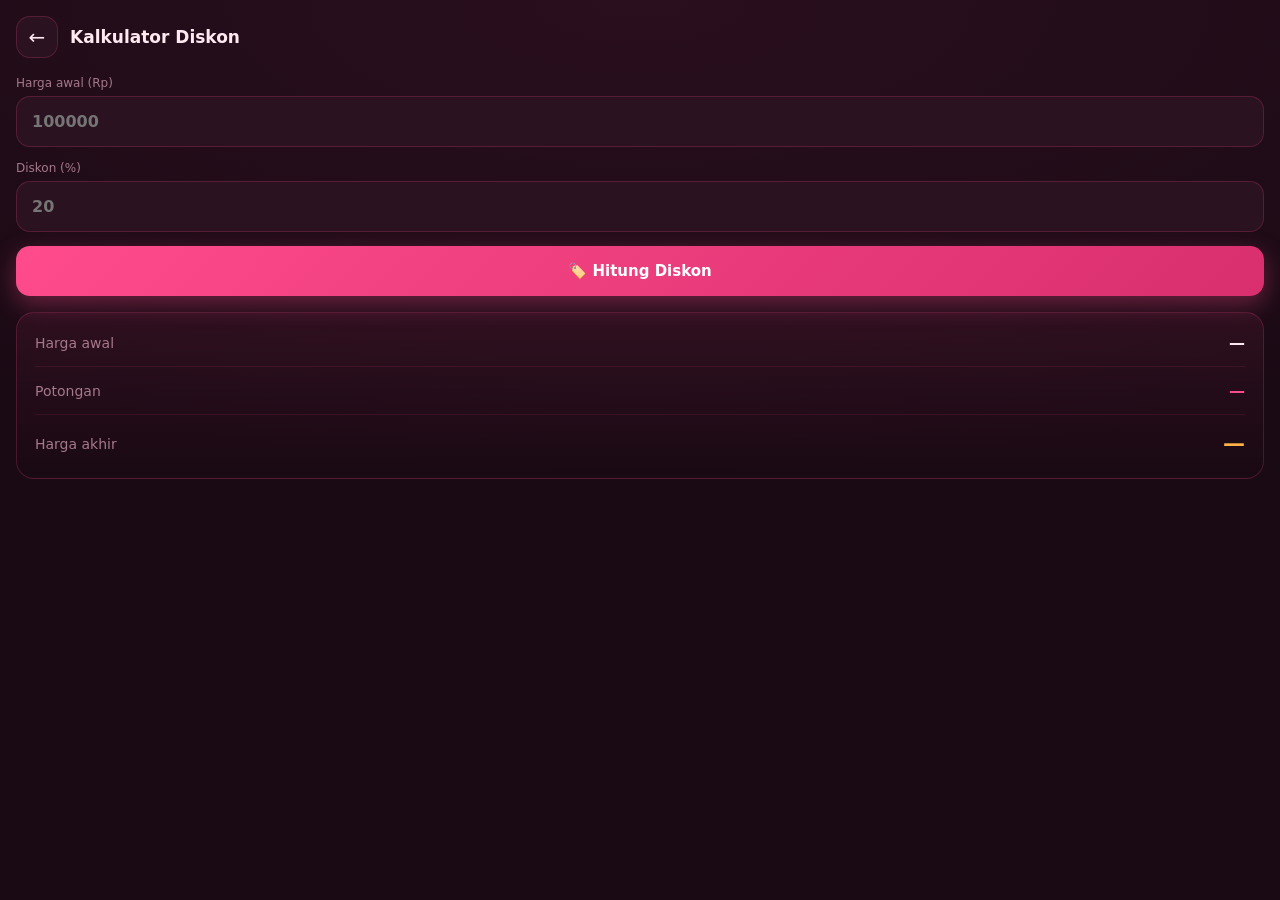
<file: apk/apk3.html>
<!DOCTYPE html>
<html lang="id"><head>
<meta charset="UTF-8"><meta name="viewport" content="width=device-width,initial-scale=1,maximum-scale=1,user-scalable=no,viewport-fit=cover">
<title>Diskon · ToolKit</title>
<style>
:root{--bg:#1a0a14;--card:#2a1220;--fg:#ffe8f0;--mut:#a5788a;--acc:#ff4b8b;--acc2:#ffb347;--line:rgba(255,75,139,.2)}
*{margin:0;padding:0;box-sizing:border-box;-webkit-tap-highlight-color:transparent}
body{font-family:system-ui,-apple-system,sans-serif;background:radial-gradient(140% 80% at 50% 0%,#2a0f1e,#1a0a14 65%);color:var(--fg);min-height:100dvh;padding:16px;padding-bottom:calc(20px + env(safe-area-inset-bottom))}
.top{display:flex;align-items:center;gap:12px;margin-bottom:18px}
.back{width:42px;height:42px;border-radius:14px;border:1px solid var(--line);background:var(--card);display:grid;place-items:center;color:var(--fg);text-decoration:none;font-size:20px}
h1{font-size:17px;font-weight:700}
.f{margin-bottom:14px}
.f label{display:block;font-size:12px;color:var(--mut);margin-bottom:6px}
.f input{width:100%;padding:15px;border-radius:14px;background:var(--card);border:1px solid var(--line);color:var(--fg);font-size:16px;font-weight:600;font-family:inherit}
.f input:focus{outline:none;border-color:var(--acc);box-shadow:0 0 0 3px rgba(255,75,139,.15)}
.go{width:100%;padding:16px;border-radius:14px;background:linear-gradient(135deg,var(--acc),#d92f6f);color:#fff;font-size:15px;font-weight:700;border:none;font-family:inherit;box-shadow:0 8px 24px rgba(255,75,139,.35)}
.go:active{transform:scale(.97)}
.res{margin-top:16px;padding:6px 18px;border-radius:18px;border:1px solid var(--line);background:linear-gradient(180deg,rgba(255,75,139,.08),transparent)}
.row{display:flex;justify-content:space-between;padding:14px 0;border-bottom:1px solid rgba(255,75,139,.1);font-size:14px;color:var(--mut);align-items:center}
.row:last-child{border:none;padding-bottom:16px;padding-top:16px}
.row b{color:var(--fg);font-size:16px}
.row.acc b{color:var(--acc2);font-size:22px;font-weight:800}
</style></head><body>
<div class="top"><a class="back" href="../apk.html">←</a><h1>Kalkulator Diskon</h1></div>
<div class="f"><label>Harga awal (Rp)</label><input id="h" type="number" inputmode="decimal" placeholder="100000"></div>
<div class="f"><label>Diskon (%)</label><input id="d" type="number" inputmode="decimal" placeholder="20"></div>
<button class="go" id="go">🏷️ Hitung Diskon</button>
<div class="res">
<div class="row"><span>Harga awal</span><b id="r0">—</b></div>
<div class="row"><span>Potongan</span><b id="r1" style="color:#ff4b8b">—</b></div>
<div class="row acc"><span>Harga akhir</span><b id="r2">—</b></div>
</div>
<script src="../js/sfx.js"></script>
<script>
document.getElementById('go').addEventListener('click',function(){
  var h=parseFloat(document.getElementById('h').value)||0,d=parseFloat(document.getElementById('d').value)||0;
  var pt=h*d/100,ak=h-pt;
  document.getElementById('r0').textContent='Rp '+h.toLocaleString('id-ID');
  document.getElementById('r1').textContent='- Rp '+pt.toLocaleString('id-ID');
  document.getElementById('r2').textContent='Rp '+ak.toLocaleString('id-ID');
  SFX.coin();
});
</script></body></html>
</file>
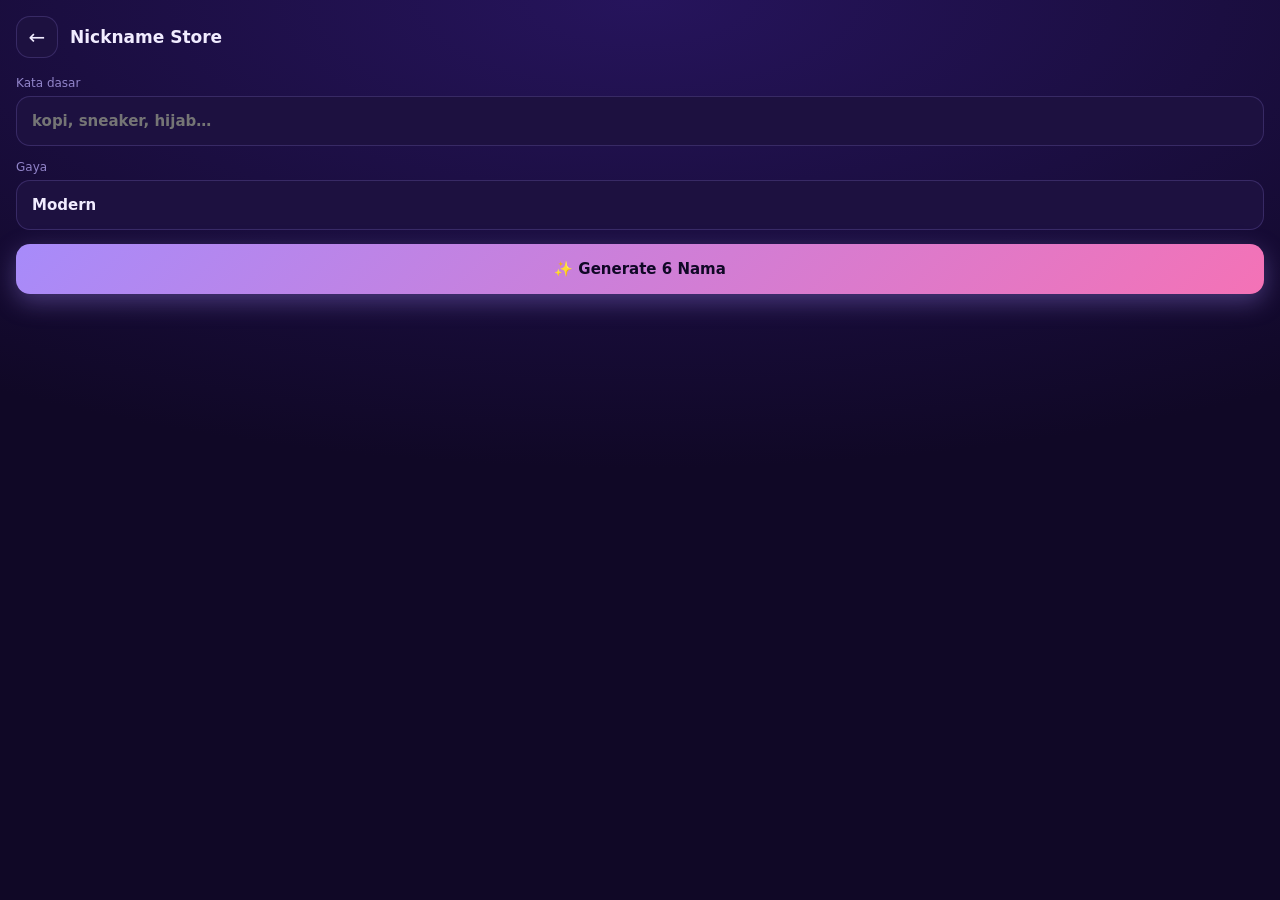
<file: apk/apk4.html>
<!DOCTYPE html>
<html lang="id"><head>
<meta charset="UTF-8"><meta name="viewport" content="width=device-width,initial-scale=1,maximum-scale=1,user-scalable=no,viewport-fit=cover">
<title>Nickname Store · ToolKit</title>
<style>
:root{--bg:#100826;--card:#1d1140;--fg:#f1ecff;--mut:#9184c9;--acc:#a78bfa;--acc2:#f472b6;--line:rgba(167,139,250,.2)}
*{margin:0;padding:0;box-sizing:border-box;-webkit-tap-highlight-color:transparent}
body{font-family:system-ui,-apple-system,sans-serif;background:radial-gradient(140% 80% at 50% 0%,#26145c,#100826 65%);color:var(--fg);min-height:100dvh;padding:16px;padding-bottom:calc(20px + env(safe-area-inset-bottom))}
.top{display:flex;align-items:center;gap:12px;margin-bottom:18px}
.back{width:42px;height:42px;border-radius:14px;border:1px solid var(--line);background:var(--card);display:grid;place-items:center;color:var(--fg);text-decoration:none;font-size:20px}
h1{font-size:17px;font-weight:700}
.f{margin-bottom:14px}
.f label{display:block;font-size:12px;color:var(--mut);margin-bottom:6px}
.f input,.f select{width:100%;padding:15px;border-radius:14px;background:var(--card);border:1px solid var(--line);color:var(--fg);font-size:15px;font-family:inherit;font-weight:600;appearance:none}
.f input:focus,.f select:focus{outline:none;border-color:var(--acc)}
.go{width:100%;padding:16px;border-radius:14px;background:linear-gradient(135deg,var(--acc),var(--acc2));color:#100826;font-size:15px;font-weight:700;border:none;font-family:inherit;box-shadow:0 8px 24px rgba(167,139,250,.35);margin-bottom:16px}
.go:active{transform:scale(.97)}
.item{display:flex;justify-content:space-between;align-items:center;gap:10px;padding:14px 16px;border-radius:14px;background:var(--card);border:1px solid var(--line);margin-bottom:8px;animation:up .3s ease both}
@keyframes up{from{opacity:0;transform:translateY(6px)}to{opacity:1;transform:none}}
.item span{font-size:14px;font-weight:600;word-break:break-word;flex:1}
.cp{padding:9px 14px;border-radius:10px;background:rgba(167,139,250,.15);border:1px solid rgba(167,139,250,.35);color:var(--acc);font-size:12px;font-weight:700;font-family:inherit;transition:.2s}
.cp.ok{background:rgba(61,220,132,.15);color:#3ddc84;border-color:rgba(61,220,132,.4)}
</style></head><body>
<div class="top"><a class="back" href="../apk.html">←</a><h1>Nickname Store</h1></div>
<div class="f"><label>Kata dasar</label><input id="k" placeholder="kopi, sneaker, hijab…"></div>
<div class="f"><label>Gaya</label>
<select id="s">
<option value="modern">Modern</option><option value="kekinian">Kekinian</option>
<option value="klasik">Klasik</option><option value="unik">Unik</option>
</select></div>
<button class="go" id="gen">✨ Generate 6 Nama</button>
<div id="out"></div>
<script src="../js/sfx.js"></script>
<script>
(function(){
var P={modern:['Nova','Lux','Prime','Zea','Aero','Meta'],kekinian:['Kuy','Vibes','Gas','Santuy','Cuan','Mantul'],klasik:['Toko','Kedai','Warung','Griya','Bakti','Saudara'],unik:['Kibo','Zoro','Xylo','Quirk','Nebu','Pixel']};
var S={modern:['Store','Hub','Point','Space','Zone'],kekinian:['Gacor','Kekinian','Mania','Viral','Hits'],klasik:['Jaya','Abadi','Sentosa','Makmur','Sejahtera'],unik:['Lab','Verse','Nest','Den','Loft']};
function r(a){return a[Math.floor(Math.random()*a.length)]}
function cap(s){return s.charAt(0).toUpperCase()+s.slice(1)}
document.getElementById('gen').addEventListener('click',function(){
  var k=document.getElementById('k').value.trim();
  if(!k){document.getElementById('k').focus();SFX.err();return}
  var g=document.getElementById('s').value;
  var out=document.getElementById('out');out.innerHTML='';
  var seen={};
  for(var i=0;i<6;i++){
    var n,t=0;
    do{n=r(P[g])+' '+cap(k)+' '+r(S[g]);t++}while(seen[n]&&t<30);
    seen[n]=1;
    var row=document.createElement('div');row.className='item';
    row.innerHTML='<span></span><button class="cp">Copy</button>';
    row.querySelector('span').textContent=n;
    (function(txt,btn){
      btn.addEventListener('click',function(){
        navigator.clipboard&&navigator.clipboard.writeText(txt);
        btn.textContent='✓';btn.classList.add('ok');SFX.pickup();
        setTimeout(function(){btn.textContent='Copy';btn.classList.remove('ok')},1200);
      });
    })(n,row.querySelector('.cp'));
    out.appendChild(row);
  }
  SFX.win();
});
})();
</script></body></html>
</file>
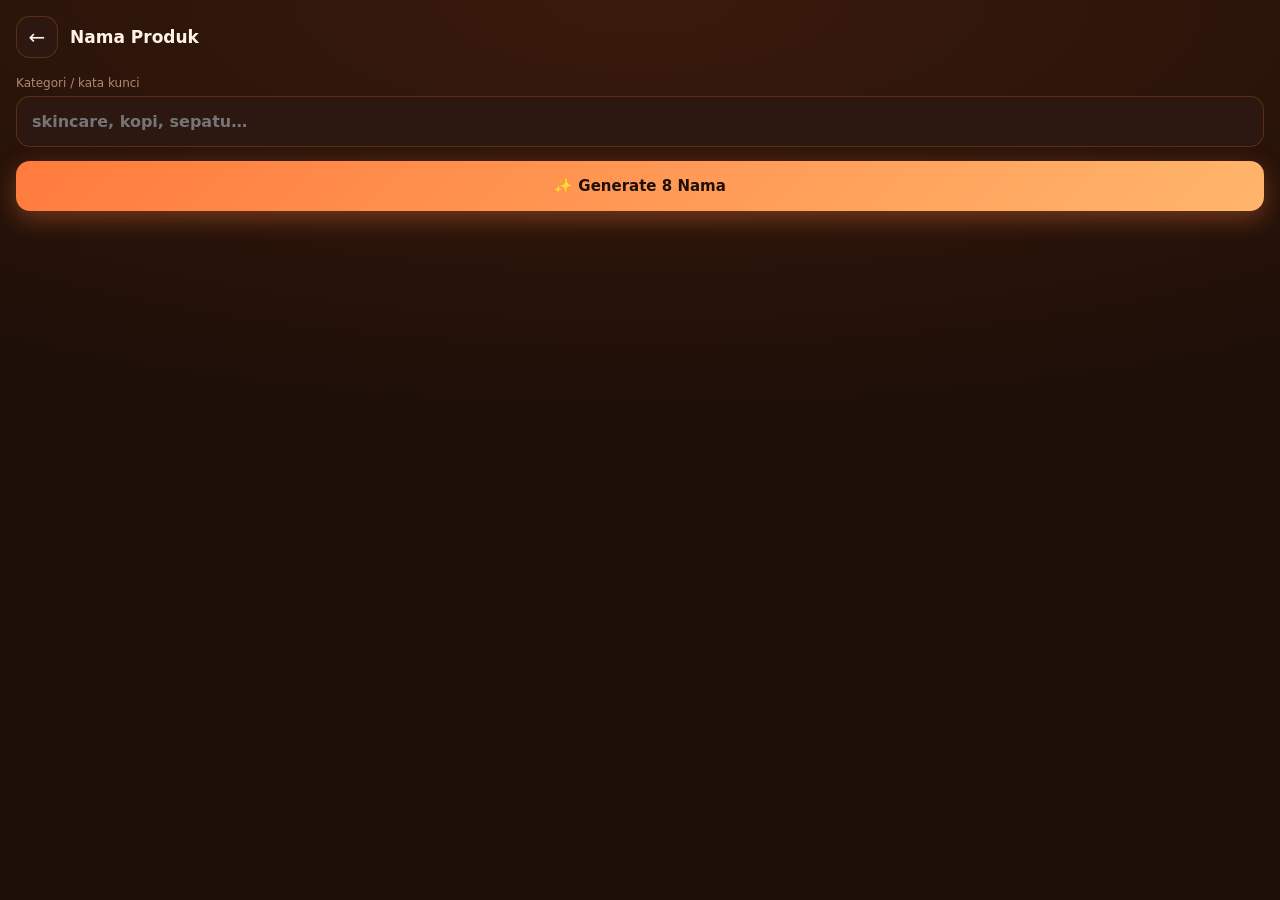
<file: apk/apk5.html>
<!DOCTYPE html>
<html lang="id"><head>
<meta charset="UTF-8"><meta name="viewport" content="width=device-width,initial-scale=1,maximum-scale=1,user-scalable=no,viewport-fit=cover">
<title>Nama Produk · ToolKit</title>
<style>
:root{--bg:#1e0f08;--card:#2c1810;--fg:#fff2e6;--mut:#b18876;--acc:#ff7b3d;--acc2:#ffb56b;--line:rgba(255,123,61,.22)}
*{margin:0;padding:0;box-sizing:border-box;-webkit-tap-highlight-color:transparent}
body{font-family:system-ui,-apple-system,sans-serif;background:radial-gradient(140% 70% at 50% 0%,#3a1a0c,#1e0f08 65%);color:var(--fg);min-height:100dvh;padding:16px;padding-bottom:calc(20px + env(safe-area-inset-bottom))}
.top{display:flex;align-items:center;gap:12px;margin-bottom:18px}
.back{width:42px;height:42px;border-radius:14px;border:1px solid var(--line);background:var(--card);display:grid;place-items:center;color:var(--fg);text-decoration:none;font-size:20px}
h1{font-size:17px;font-weight:700}
.f{margin-bottom:14px}
.f label{display:block;font-size:12px;color:var(--mut);margin-bottom:6px}
.f input{width:100%;padding:15px;border-radius:14px;background:var(--card);border:1px solid var(--line);color:var(--fg);font-size:16px;font-weight:600;font-family:inherit}
.f input:focus{outline:none;border-color:var(--acc)}
.go{width:100%;padding:16px;border-radius:14px;background:linear-gradient(135deg,var(--acc),var(--acc2));color:#1e0f08;font-size:15px;font-weight:700;border:none;font-family:inherit;box-shadow:0 8px 24px rgba(255,123,61,.35);margin-bottom:16px}
.go:active{transform:scale(.97)}
.item{display:flex;justify-content:space-between;align-items:center;gap:10px;padding:14px 16px;border-radius:14px;background:var(--card);border:1px solid var(--line);margin-bottom:8px;animation:up .3s ease both}
@keyframes up{from{opacity:0;transform:translateY(6px)}to{opacity:1;transform:none}}
.item span{font-size:14px;font-weight:600;flex:1;word-break:break-word}
.cp{padding:9px 14px;border-radius:10px;background:rgba(255,123,61,.15);border:1px solid rgba(255,123,61,.35);color:var(--acc);font-size:12px;font-weight:700;font-family:inherit}
.cp.ok{background:rgba(61,220,132,.15);color:#3ddc84;border-color:rgba(61,220,132,.4)}
</style></head><body>
<div class="top"><a class="back" href="../apk.html">←</a><h1>Nama Produk</h1></div>
<div class="f"><label>Kategori / kata kunci</label><input id="k" placeholder="skincare, kopi, sepatu…"></div>
<button class="go" id="gen">✨ Generate 8 Nama</button>
<div id="out"></div>
<script src="../js/sfx.js"></script>
<script>
(function(){
var P=['Aero','Nova','Lux','Zea','Prime','Meta','Vibe','Zeal','Kira','Lyra','Eon','Sol'];
var S=['Pro','Max','Lite','Plus','X','Ultra','Edge','Core','One','Elite','Neo','Wave'];
function r(a){return a[Math.floor(Math.random()*a.length)]}
function cap(s){return s.split(' ').map(function(w){return w.charAt(0).toUpperCase()+w.slice(1)}).join(' ')}
document.getElementById('gen').addEventListener('click',function(){
  var k=document.getElementById('k').value.trim()||'produk';
  var out=document.getElementById('out');out.innerHTML='';
  var seen={};
  for(var i=0;i<8;i++){
    var n,t=0;
    do{n=r(P)+' '+cap(k)+' '+r(S);t++}while(seen[n]&&t<30);
    seen[n]=1;
    var row=document.createElement('div');row.className='item';
    row.innerHTML='<span></span><button class="cp">Copy</button>';
    row.querySelector('span').textContent=n;
    (function(txt,btn){
      btn.addEventListener('click',function(){
        navigator.clipboard&&navigator.clipboard.writeText(txt);
        btn.textContent='✓';btn.classList.add('ok');SFX.pickup();
        setTimeout(function(){btn.textContent='Copy';btn.classList.remove('ok')},1200);
      });
    })(n,row.querySelector('.cp'));
    out.appendChild(row);
  }
  SFX.win();
});
})();
</script></body></html>
</file>
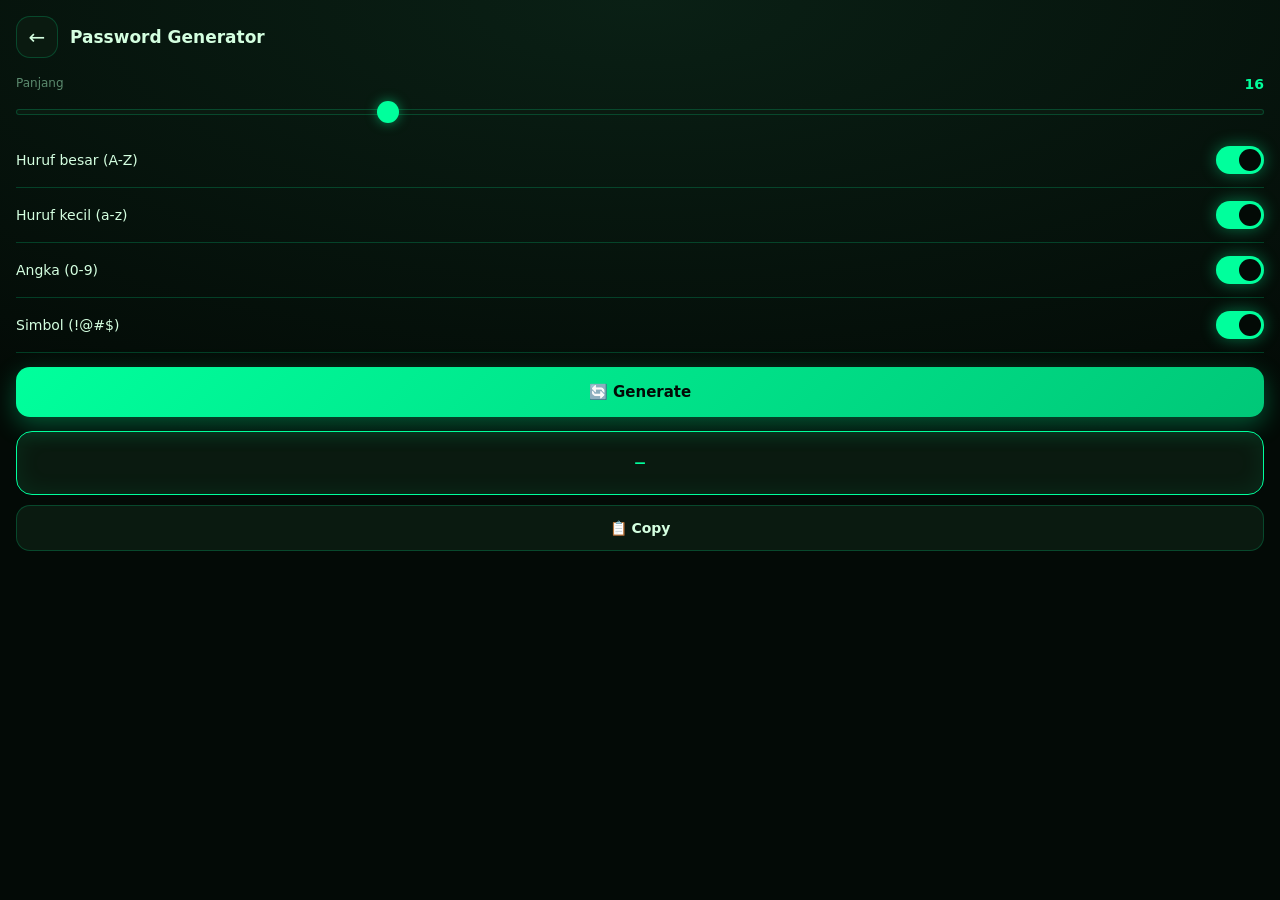
<file: apk/apk6.html>
<!DOCTYPE html>
<html lang="id"><head>
<meta charset="UTF-8"><meta name="viewport" content="width=device-width,initial-scale=1,maximum-scale=1,user-scalable=no,viewport-fit=cover">
<title>Password · ToolKit</title>
<style>
:root{--bg:#030a06;--card:#0a1a10;--fg:#d4ffe0;--mut:#5b8a6e;--acc:#00ff9c;--line:rgba(0,255,156,.2)}
*{margin:0;padding:0;box-sizing:border-box;-webkit-tap-highlight-color:transparent}
body{font-family:system-ui,-apple-system,sans-serif;background:radial-gradient(140% 80% at 50% 0%,#0a2015,#030a06 65%);color:var(--fg);min-height:100dvh;padding:16px;padding-bottom:calc(20px + env(safe-area-inset-bottom))}
.top{display:flex;align-items:center;gap:12px;margin-bottom:18px}
.back{width:42px;height:42px;border-radius:14px;border:1px solid var(--line);background:var(--card);display:grid;place-items:center;color:var(--fg);text-decoration:none;font-size:20px}
h1{font-size:17px;font-weight:700}
.f{margin-bottom:14px}
.f label{display:flex;justify-content:space-between;font-size:12px;color:var(--mut);margin-bottom:8px}
.f label b{color:var(--acc);font-size:14px}
input[type=range]{width:100%;-webkit-appearance:none;height:6px;border-radius:3px;background:var(--card);border:1px solid var(--line)}
input[type=range]::-webkit-slider-thumb{-webkit-appearance:none;width:22px;height:22px;border-radius:50%;background:var(--acc);box-shadow:0 0 12px rgba(0,255,156,.5);cursor:pointer}
.opt{display:flex;justify-content:space-between;align-items:center;padding:13px 0;border-bottom:1px solid var(--line);font-size:14px}
.opt:last-child{border:none}
.tog{width:48px;height:28px;border-radius:14px;background:rgba(255,255,255,.06);position:relative;transition:.2s;border:1px solid var(--line)}
.tog::after{content:'';position:absolute;top:2px;left:2px;width:22px;height:22px;border-radius:50%;background:#fff;transition:.2s}
.tog.on{background:var(--acc);border-color:transparent;box-shadow:0 0 16px rgba(0,255,156,.4)}
.tog.on::after{left:22px;background:#030a06}
.go{width:100%;padding:16px;border-radius:14px;background:linear-gradient(135deg,var(--acc),#00c878);color:#030a06;font-size:15px;font-weight:800;border:none;font-family:inherit;box-shadow:0 8px 24px rgba(0,255,156,.3);margin-top:14px}
.go:active{transform:scale(.97)}
.pwd{margin-top:14px;padding:18px;border-radius:16px;background:var(--card);border:1px solid var(--acc);font-family:'Courier New',monospace;font-size:16px;font-weight:700;word-break:break-all;text-align:center;color:var(--acc);min-height:64px;display:grid;place-items:center;box-shadow:inset 0 0 24px rgba(0,255,156,.08)}
.cp{width:100%;padding:14px;margin-top:10px;border-radius:14px;background:var(--card);border:1px solid var(--line);color:var(--fg);font-size:14px;font-weight:600;font-family:inherit}
.cp:active{transform:scale(.97)}
</style></head><body>
<div class="top"><a class="back" href="../apk.html">←</a><h1>Password Generator</h1></div>
<div class="f"><label><span>Panjang</span><b id="lv">16</b></label><input id="ln" type="range" min="6" max="40" value="16"></div>
<div class="opt"><span>Huruf besar (A-Z)</span><div class="tog on" data-o="U"></div></div>
<div class="opt"><span>Huruf kecil (a-z)</span><div class="tog on" data-o="L"></div></div>
<div class="opt"><span>Angka (0-9)</span><div class="tog on" data-o="N"></div></div>
<div class="opt"><span>Simbol (!@#$)</span><div class="tog on" data-o="S"></div></div>
<button class="go" id="gen">🔄 Generate</button>
<div class="pwd" id="out">—</div>
<button class="cp" id="cp">📋 Copy</button>
<script src="../js/sfx.js"></script>
<script>
(function(){
var o={U:1,L:1,N:1,S:1};
document.querySelectorAll('.tog').forEach(function(t){
  t.addEventListener('click',function(){var k=t.dataset.o;o[k]=o[k]?0:1;t.classList.toggle('on');SFX.tap()});
});
document.getElementById('ln').addEventListener('input',function(){document.getElementById('lv').textContent=this.value;SFX.scroll()});
document.getElementById('gen').addEventListener('click',function(){
  var L=parseInt(document.getElementById('ln').value);
  var U='ABCDEFGHJKLMNPQRSTUVWXYZ',Lo='abcdefghijkmnopqrstuvwxyz',N='23456789',S='!@#$%^&*()-_=+';
  var c='';if(o.U)c+=U;if(o.L)c+=Lo;if(o.N)c+=N;if(o.S)c+=S;
  if(!c){document.getElementById('out').textContent='Pilih minimal 1 opsi';SFX.err();return}
  var p='';for(var i=0;i<L;i++)p+=c[Math.floor(Math.random()*c.length)];
  document.getElementById('out').textContent=p;SFX.ok();
});
document.getElementById('cp').addEventListener('click',function(){
  var t=document.getElementById('out').textContent;if(!t||t==='—')return;
  navigator.clipboard&&navigator.clipboard.writeText(t);
  this.textContent='✓ Tersalin';SFX.pickup();
  var s=this;setTimeout(function(){s.textContent='📋 Copy'},1300);
});
})();
</script></body></html>
</file>
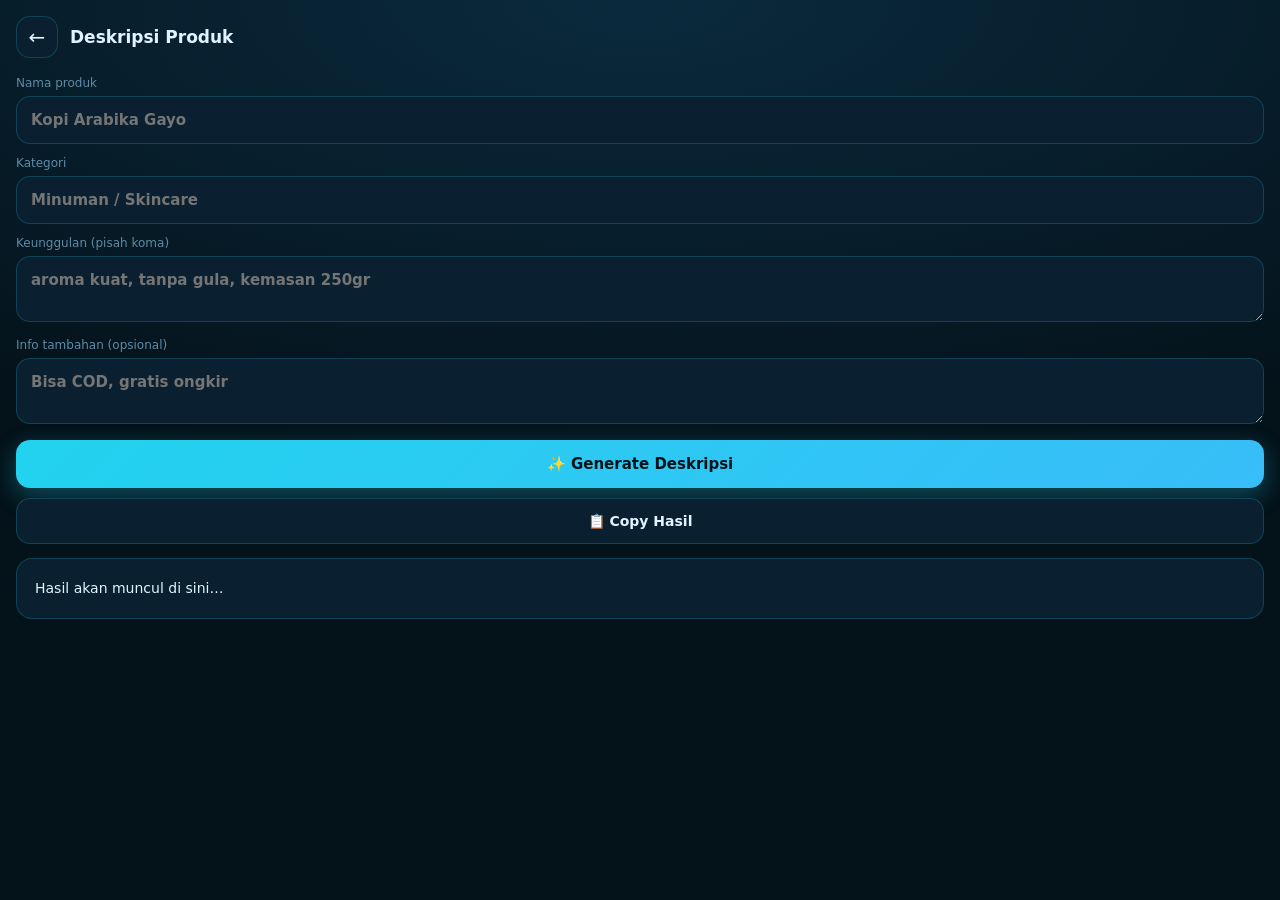
<file: apk/apk7.html>
<!DOCTYPE html>
<html lang="id"><head>
<meta charset="UTF-8"><meta name="viewport" content="width=device-width,initial-scale=1,maximum-scale=1,user-scalable=no,viewport-fit=cover">
<title>Deskripsi Produk · ToolKit</title>
<style>
:root{--bg:#04121a;--card:#0a2030;--fg:#e0f4ff;--mut:#5d8ba8;--acc:#22d3ee;--acc2:#38bdf8;--line:rgba(34,211,238,.2)}
*{margin:0;padding:0;box-sizing:border-box;-webkit-tap-highlight-color:transparent}
body{font-family:system-ui,-apple-system,sans-serif;background:radial-gradient(140% 80% at 50% 0%,#0a2a3d,#04121a 65%);color:var(--fg);min-height:100dvh;padding:16px;padding-bottom:calc(20px + env(safe-area-inset-bottom))}
.top{display:flex;align-items:center;gap:12px;margin-bottom:18px}
.back{width:42px;height:42px;border-radius:14px;border:1px solid var(--line);background:var(--card);display:grid;place-items:center;color:var(--fg);text-decoration:none;font-size:20px}
h1{font-size:17px;font-weight:700}
.f{margin-bottom:12px}
.f label{display:block;font-size:12px;color:var(--mut);margin-bottom:6px}
.f input,.f textarea{width:100%;padding:14px;border-radius:14px;background:var(--card);border:1px solid var(--line);color:var(--fg);font-size:15px;font-family:inherit;font-weight:600;resize:vertical}
.f textarea{min-height:60px}
.f input:focus,.f textarea:focus{outline:none;border-color:var(--acc)}
.go{width:100%;padding:15px;border-radius:14px;background:linear-gradient(135deg,var(--acc),var(--acc2));color:#04121a;font-size:15px;font-weight:800;border:none;font-family:inherit;box-shadow:0 8px 24px rgba(34,211,238,.3);margin-bottom:10px}
.go:active{transform:scale(.97)}
.cp{width:100%;padding:14px;border-radius:14px;background:var(--card);border:1px solid var(--line);color:var(--fg);font-size:14px;font-weight:600;font-family:inherit;margin-bottom:14px}
.res{padding:18px;border-radius:16px;background:var(--card);border:1px solid var(--line);font-size:14px;line-height:1.65;white-space:pre-wrap;word-break:break-word;color:var(--fg)}
</style></head><body>
<div class="top"><a class="back" href="../apk.html">←</a><h1>Deskripsi Produk</h1></div>
<div class="f"><label>Nama produk</label><input id="n" placeholder="Kopi Arabika Gayo"></div>
<div class="f"><label>Kategori</label><input id="k" placeholder="Minuman / Skincare"></div>
<div class="f"><label>Keunggulan (pisah koma)</label><textarea id="kl" rows="2" placeholder="aroma kuat, tanpa gula, kemasan 250gr"></textarea></div>
<div class="f"><label>Info tambahan (opsional)</label><textarea id="tb" rows="2" placeholder="Bisa COD, gratis ongkir"></textarea></div>
<button class="go" id="gen">✨ Generate Deskripsi</button>
<button class="cp" id="cp">📋 Copy Hasil</button>
<div class="res" id="out">Hasil akan muncul di sini…</div>
<script src="../js/sfx.js"></script>
<script>
document.getElementById('gen').addEventListener('click',function(){
  var n=document.getElementById('n').value.trim()||'Produk';
  var k=document.getElementById('k').value.trim()||'kategori';
  var kl=document.getElementById('kl').value.split(',').map(function(s){return s.trim()}).filter(Boolean);
  var tb=document.getElementById('tb').value.trim();
  var t='🌟 '+n+' 🌟\n\n';
  t+='Hadir sebagai pilihan terbaik di kategori '+k+', '+n+' dirancang untuk memberikan pengalaman maksimal bagi Anda.\n\n';
  t+='Keunggulan utama:\n';
  if(kl.length) kl.forEach(function(x){t+='• '+x.charAt(0).toUpperCase()+x.slice(1)+'\n'});
  else t+='• Kualitas premium\n• Harga terjangkau\n• Cocok untuk sehari-hari\n';
  t+='\n'+n+' menjadi solusi tepat untuk kebutuhan '+k+' Anda. Dibuat dengan standar kualitas tinggi dan perhatian pada setiap detail.';
  if(tb) t+='\n\n📌 '+tb;
  t+='\n\nPesan sekarang dan rasakan bedanya!';
  document.getElementById('out').textContent=t;SFX.ok();
});
document.getElementById('cp').addEventListener('click',function(){
  var t=document.getElementById('out').textContent;
  navigator.clipboard&&navigator.clipboard.writeText(t);
  this.textContent='✓ Tersalin';SFX.pickup();
  var s=this;setTimeout(function(){s.textContent='📋 Copy Hasil'},1300);
});
</script></body></html>
</file>
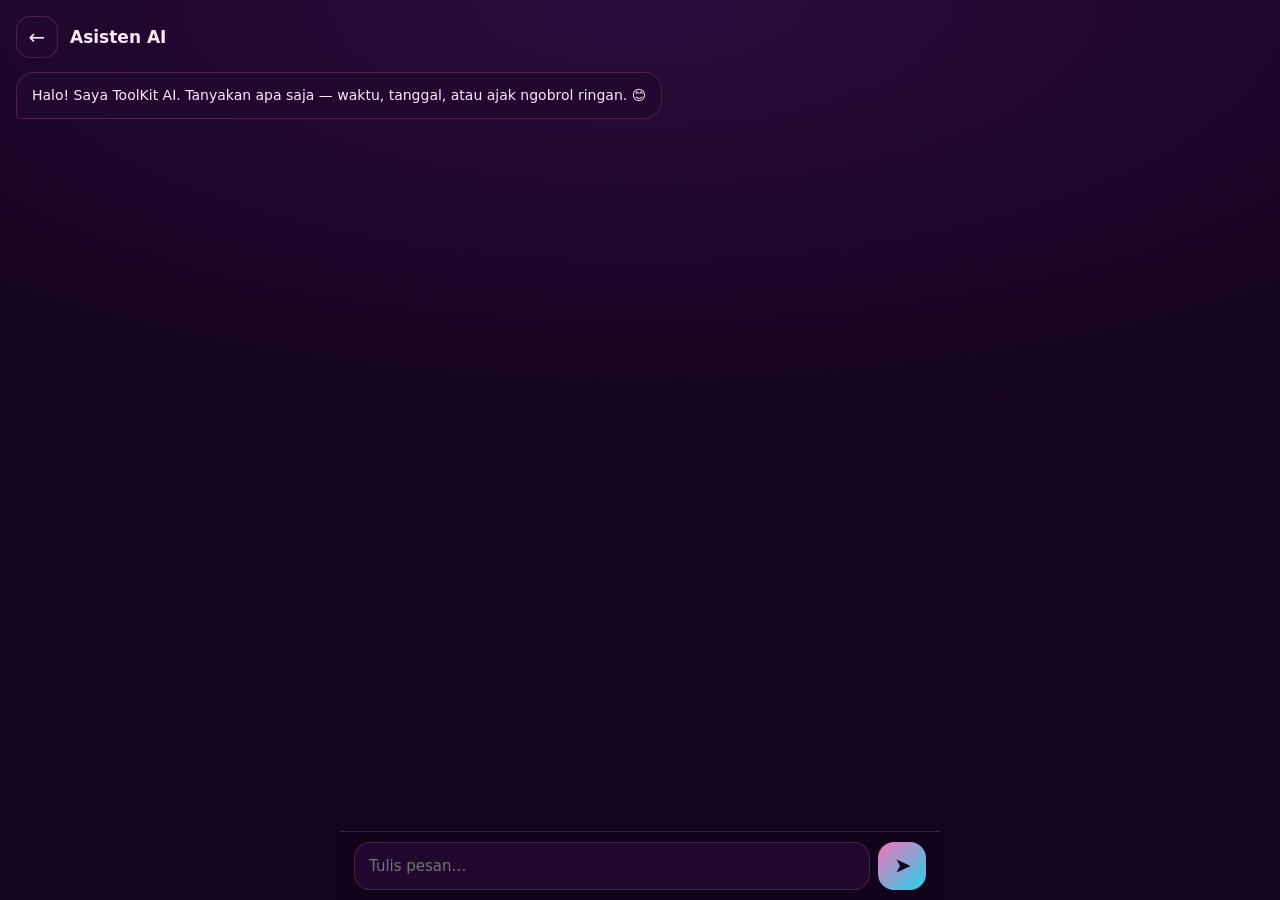
<file: apk/apk8.html>
<!DOCTYPE html>
<html lang="id"><head>
<meta charset="UTF-8"><meta name="viewport" content="width=device-width,initial-scale=1,maximum-scale=1,user-scalable=no,viewport-fit=cover">
<title>Asisten AI · ToolKit</title>
<style>
:root{--bg:#12041a;--card:#20082e;--fg:#fce7ff;--mut:#a173b8;--acc:#f472b6;--acc2:#22d3ee;--line:rgba(244,114,182,.22)}
*{margin:0;padding:0;box-sizing:border-box;-webkit-tap-highlight-color:transparent}
body{font-family:system-ui,-apple-system,sans-serif;background:radial-gradient(140% 80% at 50% 0%,#2a0c3d,#12041a 65%);color:var(--fg);min-height:100dvh;padding:16px;padding-bottom:96px}
.top{display:flex;align-items:center;gap:12px;margin-bottom:14px}
.back{width:42px;height:42px;border-radius:14px;border:1px solid var(--line);background:var(--card);display:grid;place-items:center;color:var(--fg);text-decoration:none;font-size:20px}
h1{font-size:17px;font-weight:700}
.chat{display:flex;flex-direction:column;gap:10px}
.msg{max-width:84%;padding:12px 15px;border-radius:18px;font-size:14px;line-height:1.5;word-break:break-word;animation:up .25s ease both}
@keyframes up{from{opacity:0;transform:translateY(6px)}to{opacity:1;transform:none}}
.bot{align-self:flex-start;background:var(--card);border:1px solid var(--line);border-bottom-left-radius:4px}
.me{align-self:flex-end;background:linear-gradient(135deg,var(--acc),#c026a3);color:#12041a;font-weight:600;border-bottom-right-radius:4px}
.comp{position:fixed;bottom:0;left:0;right:0;padding:10px 14px calc(10px + env(safe-area-inset-bottom));background:rgba(18,4,26,.92);backdrop-filter:blur(14px);border-top:1px solid var(--line);display:flex;gap:8px;max-width:600px;margin:0 auto}
.comp input{flex:1;height:48px;padding:0 14px;border-radius:16px;border:1px solid var(--line);background:var(--card);color:var(--fg);font-size:15px;font-family:inherit}
.comp input:focus{outline:none;border-color:var(--acc)}
.comp button{width:48px;height:48px;border-radius:16px;background:linear-gradient(135deg,var(--acc),var(--acc2));color:#12041a;font-size:18px;border:none;font-weight:800}
.comp button:active{transform:scale(.94)}
</style></head><body>
<div class="top"><a class="back" href="../apk.html">←</a><h1>Asisten AI</h1></div>
<div class="chat" id="ch"></div>
<div class="comp"><input id="in" placeholder="Tulis pesan…" autocomplete="off"><button id="sd">➤</button></div>
<script src="../js/sfx.js"></script>
<script>
(function(){
var ch=document.getElementById('ch'),inp=document.getElementById('in');
function add(t,w){var d=document.createElement('div');d.className='msg '+w;d.textContent=t;ch.appendChild(d);window.scrollTo(0,document.body.scrollHeight);}
function resp(q){
  q=q.toLowerCase();
  if(/^(halo|hai|hi|hello|hey)/.test(q)) return 'Halo! 👋 Ada yang bisa saya bantu?';
  if(/nama.*(kamu|mu)|siapa kamu/.test(q)) return 'Saya ToolKit AI, asisten offline yang siap membantu.';
  if(/jam|waktu/.test(q)) return 'Sekarang pukul '+new Date().toLocaleTimeString('id-ID')+'.';
  if(/tanggal|hari ini/.test(q)) return 'Hari ini '+new Date().toLocaleDateString('id-ID',{weekday:'long',day:'numeric',month:'long',year:'numeric'})+'.';
  if(/terima kasih|makasih|thanks/.test(q)) return 'Sama-sama! 😊';
  if(/bantuan|help|bisa apa/.test(q)) return 'Saya bisa menjawab sapaan, memberi waktu/tanggal, cerita ringan, dan hitung matematika sederhana.';
  if(/apa kabar/.test(q)) return 'Saya baik! Bagaimana denganmu?';
  if(/cerita|lelucon|joke/.test(q)) return 'Kenapa komputer tidak kedinginan? Karena punya Windows! 🪟😄';
  if(/bye|selamat tinggal|sampai jumpa/.test(q)) return 'Sampai jumpa! 👋';
  if(/cuaca/.test(q)) return 'Maaf, saya tidak punya akses cuaca real-time.';
  if(/\d+\s*[\+\-\*\/]\s*\d+/.test(q)){
    var m=q.replace(/[^0-9+\-*/().]/g,'');
    try{var v=Function('return ('+m+')')();if(isFinite(v))return 'Hasilnya: '+v;}catch(e){}
    return 'Coba tulis seperti: 12 + 5';
  }
  if(/\?$/.test(q)) return 'Pertanyaan menarik! Sayangnya saya belum bisa menjawab itu.';
  return 'Baik, saya catat. Ada lagi?';
}
function send(){
  var t=inp.value.trim();if(!t)return;
  add(t,'me');inp.value='';SFX.pop();
  setTimeout(function(){add(resp(t),'bot');SFX.tick();},320);
}
document.getElementById('sd').addEventListener('click',send);
inp.addEventListener('keydown',function(e){if(e.key==='Enter')send()});
add('Halo! Saya ToolKit AI. Tanyakan apa saja — waktu, tanggal, atau ajak ngobrol ringan. 😊','bot');
})();
</script></body></html>
</file>
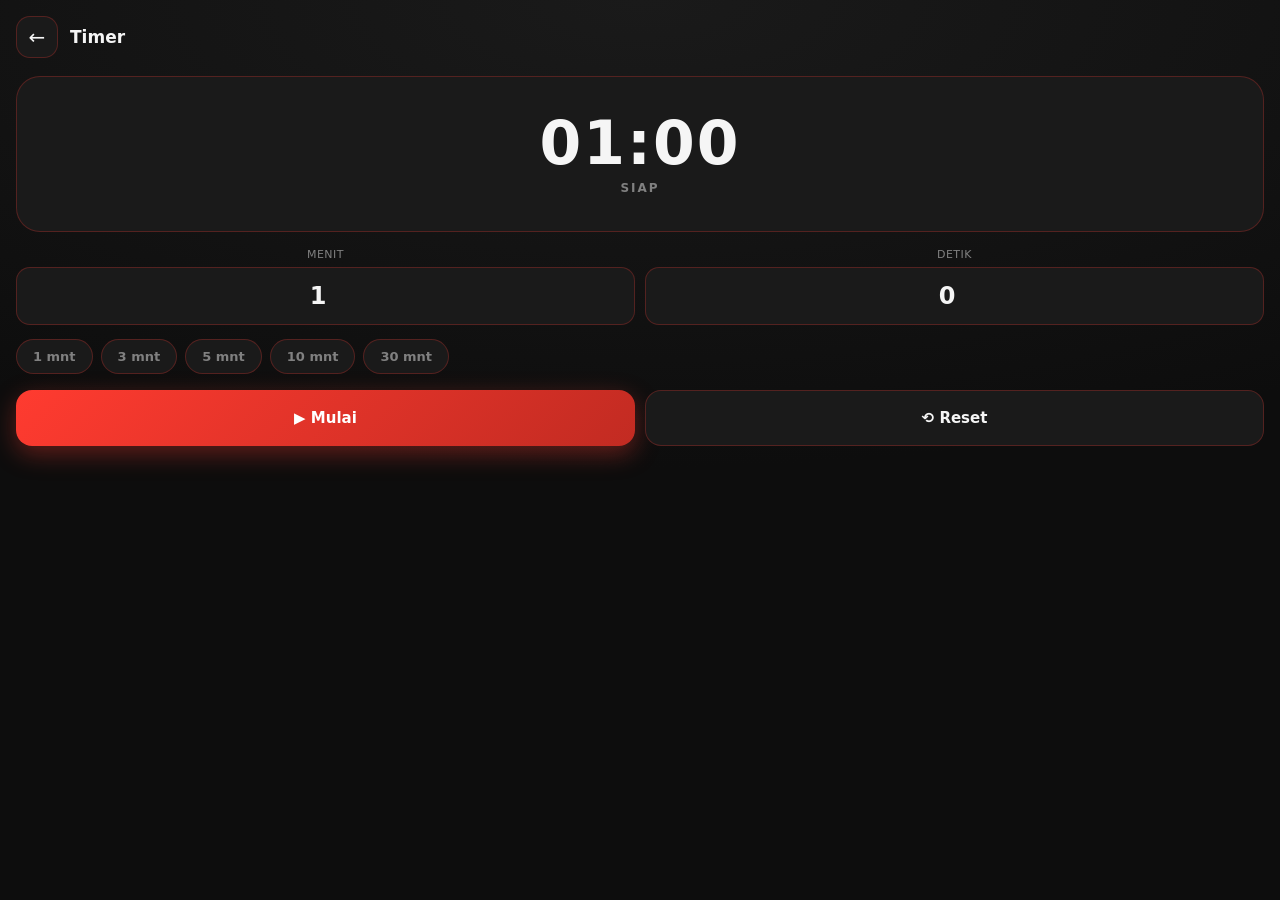
<file: apk/apk9.html>
<!DOCTYPE html>
<html lang="id"><head>
<meta charset="UTF-8"><meta name="viewport" content="width=device-width,initial-scale=1,maximum-scale=1,user-scalable=no,viewport-fit=cover">
<title>Timer · ToolKit</title>
<style>
:root{--bg:#0d0d0d;--card:#1a1a1a;--fg:#f5f5f5;--mut:#808080;--acc:#ff3b30;--acc2:#ff9500;--line:rgba(255,59,48,.25)}
*{margin:0;padding:0;box-sizing:border-box;-webkit-tap-highlight-color:transparent}
body{font-family:system-ui,-apple-system,sans-serif;background:radial-gradient(140% 80% at 50% 0%,#1a1a1a,#0d0d0d 65%);color:var(--fg);min-height:100dvh;padding:16px;padding-bottom:calc(20px + env(safe-area-inset-bottom))}
.top{display:flex;align-items:center;gap:12px;margin-bottom:18px}
.back{width:42px;height:42px;border-radius:14px;border:1px solid var(--line);background:var(--card);display:grid;place-items:center;color:var(--fg);text-decoration:none;font-size:20px}
h1{font-size:17px;font-weight:700}
.disp{text-align:center;padding:36px 16px;border-radius:24px;background:var(--card);border:1px solid var(--line);margin-bottom:16px;transition:.3s}
.disp.done{border-color:var(--acc);box-shadow:0 0 40px rgba(255,59,48,.35);animation:pulse 1s infinite}
@keyframes pulse{50%{opacity:.7}}
.t{font-size:60px;font-weight:800;letter-spacing:2px;font-variant-numeric:tabular-nums;line-height:1}
.t.hot{color:var(--acc)}
.s{font-size:12px;color:var(--mut);letter-spacing:2px;margin-top:8px;font-weight:600}
.r2{display:grid;grid-template-columns:1fr 1fr;gap:10px;margin-bottom:14px}
.f label{display:block;font-size:11px;color:var(--mut);margin-bottom:6px;text-align:center;letter-spacing:.5px}
.f input{width:100%;padding:14px;border-radius:14px;background:var(--card);border:1px solid var(--line);color:var(--fg);font-size:24px;font-weight:800;text-align:center;font-family:inherit;font-variant-numeric:tabular-nums}
.f input:focus{outline:none;border-color:var(--acc)}
.pre{display:flex;gap:8px;overflow-x:auto;margin-bottom:14px;scrollbar-width:none;padding-bottom:2px}
.pre::-webkit-scrollbar{display:none}
.pre button{flex-shrink:0;padding:9px 16px;border-radius:999px;border:1px solid var(--line);background:var(--card);color:var(--mut);font-size:13px;font-weight:600;font-family:inherit}
.pre button:active{border-color:var(--acc);color:var(--acc)}
.ctrls{display:grid;grid-template-columns:1fr 1fr;gap:10px}
.b{padding:18px;border-radius:16px;font-size:15px;font-weight:700;border:none;font-family:inherit;transition:transform .12s}
.b:active{transform:scale(.97)}
.start{background:linear-gradient(135deg,var(--acc),#c22b22);color:#fff;box-shadow:0 8px 24px rgba(255,59,48,.35)}
.reset{background:var(--card);border:1px solid var(--line);color:var(--fg)}
</style></head><body>
<div class="top"><a class="back" href="../apk.html">←</a><h1>Timer</h1></div>
<div class="disp" id="dp"><div class="t" id="t">00:00</div><div class="s" id="s">SIAP</div></div>
<div class="r2">
<div class="f"><label>MENIT</label><input id="m" type="number" inputmode="numeric" value="1" min="0" max="99"></div>
<div class="f"><label>DETIK</label><input id="d" type="number" inputmode="numeric" value="0" min="0" max="59"></div>
</div>
<div class="pre" id="pre">
<button data-s="60">1 mnt</button><button data-s="180">3 mnt</button>
<button data-s="300">5 mnt</button><button data-s="600">10 mnt</button>
<button data-s="1800">30 mnt</button>
</div>
<div class="ctrls">
<button class="b start" id="st">▶ Mulai</button>
<button class="b reset" id="rs">⟲ Reset</button>
</div>
<script src="../js/sfx.js"></script>
<script>
(function(){
var total=60,remain=60,loop=null,run=false;
var dp=document.getElementById('dp'),tE=document.getElementById('t'),sE=document.getElementById('s');
function fmt(s){var m=Math.floor(s/60),x=s%60;return (m<10?'0':'')+m+':'+(x<10?'0':'')+x}
function upd(){tE.textContent=fmt(remain);tE.classList.toggle('hot',remain<=10&&remain>0)}
function setT(s){total=s;remain=s;upd();sE.textContent='SIAP';dp.classList.remove('done')}
function tick(){
  if(remain<=0){stop();sE.textContent='SELESAI';dp.classList.add('done');
    SFX.win();
    if(navigator.vibrate) navigator.vibrate([200,100,200,100,400]);
    return;
  }
  remain--;upd();
  if(remain<=10&&remain>0) SFX.tick();
}
function start(){if(run)return;if(remain<=0)remain=total;run=true;sE.textContent='BERJALAN';loop=setInterval(tick,1000);SFX.tap()}
function stop(){run=false;clearInterval(loop)}
document.getElementById('st').addEventListener('click',function(){
  if(run){stop();sE.textContent='DIJEDA';this.textContent='▶ Lanjut';SFX.tap()}
  else{start();this.textContent='❚❚ Jeda'}
});
document.getElementById('rs').addEventListener('click',function(){
  stop();remain=total;upd();sE.textContent='SIAP';dp.classList.remove('done');
  document.getElementById('st').textContent='▶ Mulai';SFX.err();
});
document.getElementById('m').addEventListener('input',function(){
  var m=parseInt(this.value)||0,d=parseInt(document.getElementById('d').value)||0;
  if(!run)setT(m*60+d);
});
document.getElementById('d').addEventListener('input',function(){
  var m=parseInt(document.getElementById('m').value)||0,d=parseInt(this.value)||0;
  if(!run)setT(m*60+d);
});
document.getElementById('pre').addEventListener('click',function(e){
  var b=e.target.closest('button');if(!b)return;
  var s=parseInt(b.dataset.s);
  document.getElementById('m').value=Math.floor(s/60);document.getElementById('d').value=s%60;
  stop();setT(s);document.getElementById('st').textContent='▶ Mulai';SFX.ok();
});
upd();
})();
</script></body></html>
</file>
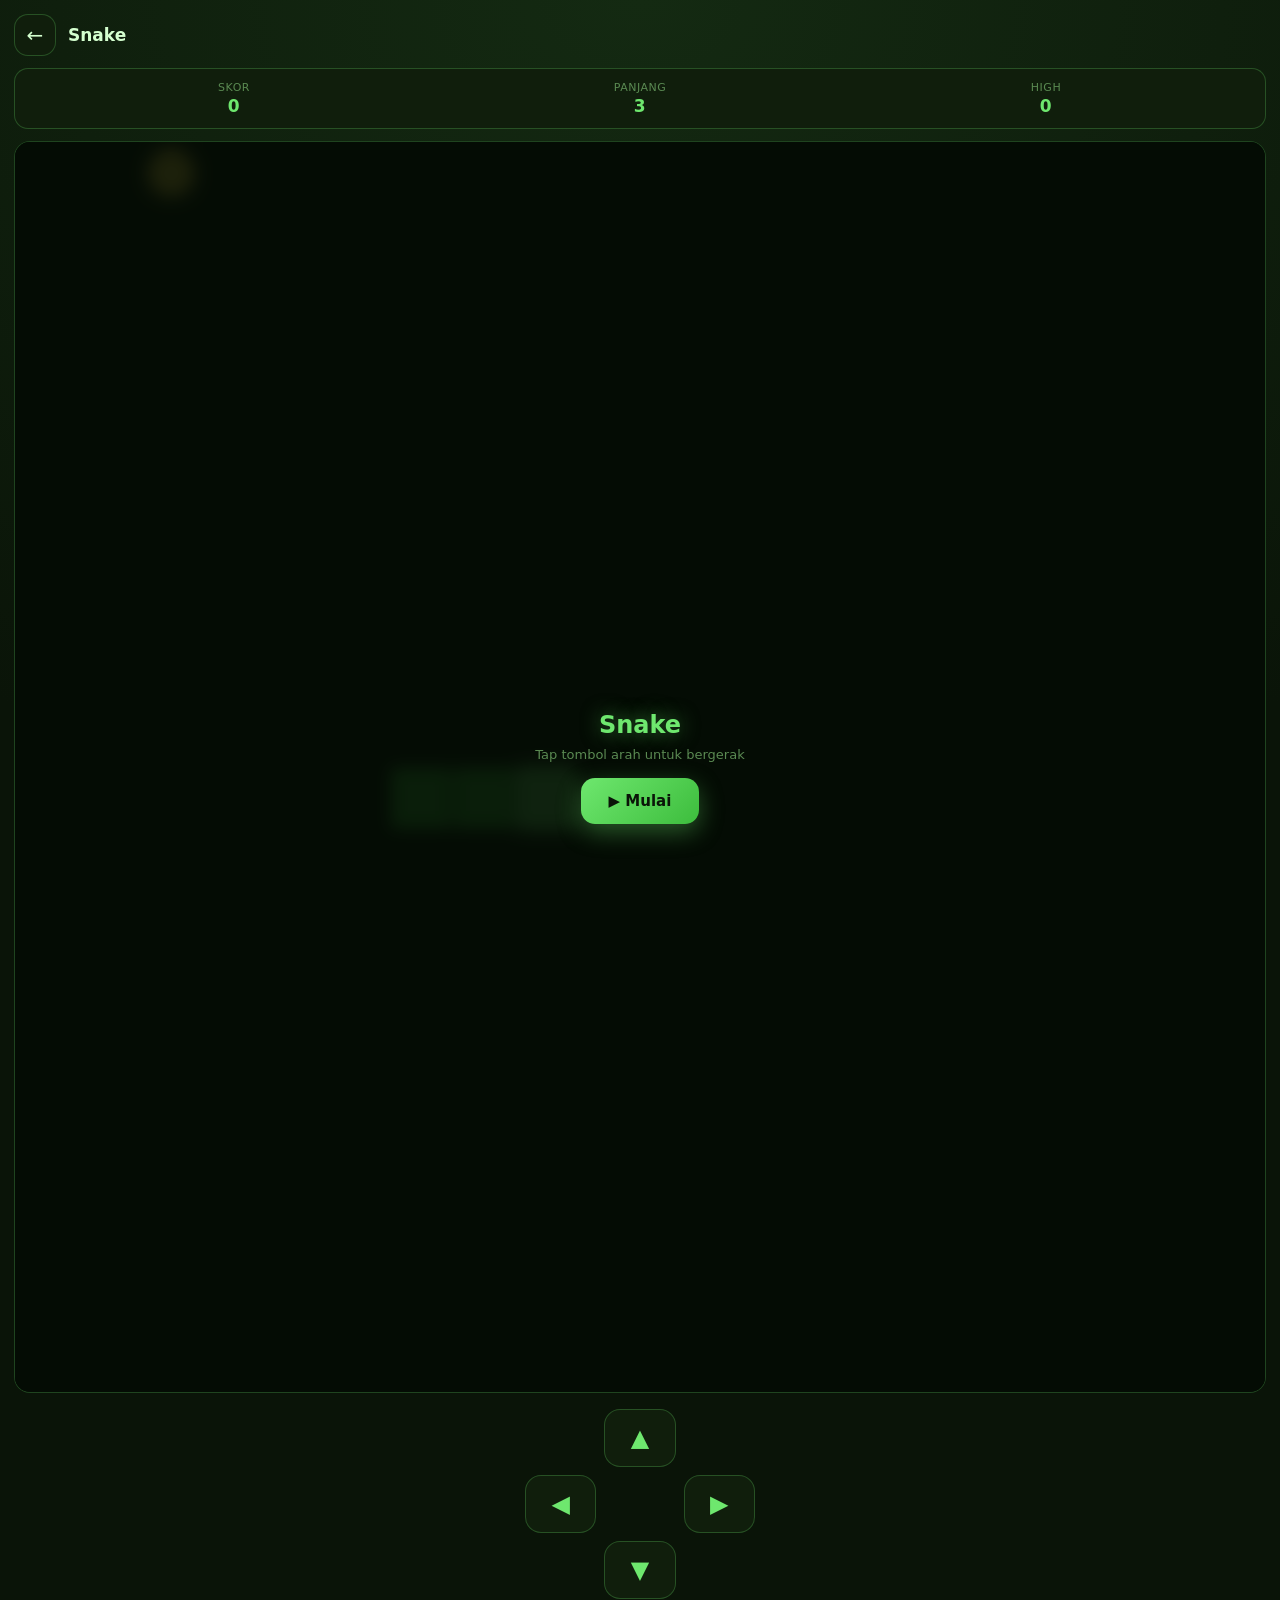
<file: game/game1.html>
<!DOCTYPE html>
<html lang="id"><head>
<meta charset="UTF-8"><meta name="viewport" content="width=device-width,initial-scale=1,maximum-scale=1,user-scalable=no,viewport-fit=cover">
<title>Snake · ToolKit</title>
<style>
:root{--bg:#0a1408;--card:#101e0c;--fg:#d4ffcf;--mut:#5a8a52;--acc:#6ee76e;--acc2:#f5d547;--line:rgba(110,231,110,.25)}
*{margin:0;padding:0;box-sizing:border-box;-webkit-tap-highlight-color:transparent}
body{font-family:system-ui,-apple-system,sans-serif;background:radial-gradient(140% 80% at 50% 0%,#142a12,#0a1408 65%);color:var(--fg);min-height:100dvh;padding:14px;padding-bottom:calc(14px + env(safe-area-inset-bottom))}
.top{display:flex;align-items:center;gap:12px;margin-bottom:12px}
.back{width:42px;height:42px;border-radius:14px;border:1px solid var(--line);background:var(--card);display:grid;place-items:center;color:var(--fg);text-decoration:none;font-size:20px}
h1{font-size:17px;font-weight:700}
.hud{display:flex;justify-content:space-between;padding:12px 16px;border-radius:14px;background:var(--card);border:1px solid var(--line);margin-bottom:12px}
.hud span{font-size:11px;color:var(--mut);letter-spacing:.5px;text-align:center;flex:1}
.hud b{display:block;color:var(--acc);font-size:17px;font-weight:800;margin-top:2px;font-variant-numeric:tabular-nums}
.wrap{position:relative;border-radius:16px;overflow:hidden;border:1px solid var(--line);background:#050d05;box-shadow:inset 0 0 40px rgba(110,231,110,.06)}
canvas{display:block;width:100%;aspect-ratio:1/1}
.ov{position:absolute;inset:0;display:grid;place-items:center;background:rgba(5,13,5,.9);backdrop-filter:blur(8px);text-align:center;padding:20px;z-index:5}
.ov h2{font-size:24px;margin-bottom:8px;color:var(--acc);text-shadow:0 0 20px rgba(110,231,110,.5)}
.ov p{color:var(--mut);font-size:13px;margin-bottom:16px}
.btn{padding:14px 28px;border-radius:14px;background:linear-gradient(135deg,var(--acc),#3dbd3d);color:#0a1408;font-size:15px;font-weight:800;border:none;font-family:inherit;box-shadow:0 8px 24px rgba(110,231,110,.35)}
.btn:active{transform:scale(.97)}

/* ===== D-PAD CROSS LAYOUT ===== */
.dpad{
  display:grid;
  grid-template-columns:repeat(3,1fr);
  grid-template-rows:repeat(3,1fr);
  gap:8px;
  max-width:230px;
  margin:16px auto 0;
}
.dpad .sp{opacity:0;pointer-events:none;visibility:hidden}
.dpad button{
  height:58px;border-radius:16px;
  border:1px solid var(--line);
  background:var(--card);color:var(--acc);
  font-size:24px;font-weight:800;font-family:inherit;
  display:grid;place-items:center;
}
.dpad button:active{background:var(--acc);color:#0a1408;transform:scale(.94)}
/* Atur posisi cross:
   row1: [sp]  [U]  [sp]
   row2: [L]   [sp] [R]
   row3: [sp]  [D]  [sp] */
.dpad button[data-d="U"]{grid-column:2;grid-row:1}
.dpad button[data-d="L"]{grid-column:1;grid-row:2}
.dpad button[data-d="R"]{grid-column:3;grid-row:2}
.dpad button[data-d="D"]{grid-column:2;grid-row:3}
</style></head><body>
<div class="top"><a class="back" href="../game.html">←</a><h1>Snake</h1></div>
<div class="hud">
<span>SKOR<b id="sc">0</b></span><span>PANJANG<b id="ln">3</b></span><span>HIGH<b id="hi">0</b></span>
</div>
<div class="wrap">
<canvas id="cv"></canvas>
<div class="ov" id="ov">
<div><h2 id="ot">Snake</h2><p id="op">Tap tombol arah untuk bergerak</p><button class="btn" id="ob">▶ Mulai</button></div>
</div>
</div>
<!-- D-pad: ↑ / ← → / ↓ -->
<div class="dpad">
  <button class="sp"></button>
  <button data-d="U">▲</button>
  <button class="sp"></button>
  <button data-d="L">◀</button>
  <button class="sp"></button>
  <button data-d="R">▶</button>
  <button class="sp"></button>
  <button data-d="D">▼</button>
  <button class="sp"></button>
</div>
<script src="../js/sfx.js"></script>
<script>
(function(){
var cv=document.getElementById('cv'),ctx=cv.getContext('2d');
var G=20,cell,snake,dir,nd,food,score,alive,loop,speed,frame;
var hi=+(localStorage.getItem('snake2_hi')||0);
function size(){var r=cv.getBoundingClientRect();cv.width=r.width*devicePixelRatio;cv.height=r.height*devicePixelRatio;ctx.setTransform(devicePixelRatio,0,0,devicePixelRatio,0,0);cell=r.width/G}
function reset(){snake=[{x:8,y:10},{x:7,y:10},{x:6,y:10}];dir={x:1,y:0};nd={x:1,y:0};score=0;speed=130;frame=0;place();upd();alive=true}
function place(){do{food={x:Math.floor(Math.random()*G),y:Math.floor(Math.random()*G)}}while(snake.some(function(s){return s.x===food.x&&s.y===food.y}))}
function upd(){document.getElementById('sc').textContent=score;document.getElementById('ln').textContent=snake.length;document.getElementById('hi').textContent=hi}
function draw(){
  var w=cv.clientWidth;
  ctx.fillStyle='#050d05';ctx.fillRect(0,0,w,w);
  ctx.strokeStyle='rgba(110,231,110,.06)';ctx.lineWidth=1;
  for(var i=0;i<=G;i++){ctx.beginPath();ctx.moveTo(i*cell,0);ctx.lineTo(i*cell,w);ctx.stroke();ctx.beginPath();ctx.moveTo(0,i*cell);ctx.lineTo(w,i*cell);ctx.stroke()}
  ctx.shadowColor='#f5d547';ctx.shadowBlur=18;
  ctx.fillStyle='#f5d547';ctx.beginPath();ctx.arc((food.x+.5)*cell,(food.y+.5)*cell,cell*.34,0,7);ctx.fill();
  ctx.shadowBlur=0;
  snake.forEach(function(s,i){
    var c=i===0?'#6ee76e':'#3dbd3d';
    ctx.shadowColor=c;ctx.shadowBlur=i===0?16:6;
    ctx.fillStyle=c;ctx.beginPath();
    var pad=i===0?1:2;
    if(ctx.roundRect){ctx.roundRect(s.x*cell+pad,s.y*cell+pad,cell-pad*2,cell-pad*2,i===0?6:4)}else{ctx.rect(s.x*cell+pad,s.y*cell+pad,cell-pad*2,cell-pad*2)}
    ctx.fill();
  });
  ctx.shadowBlur=0;
}
function step(){
  dir=nd;
  var h={x:snake[0].x+dir.x,y:snake[0].y+dir.y};
  if(h.x<0||h.y<0||h.x>=G||h.y>=G||snake.some(function(s){return s.x===h.x&&s.y===h.y}))return over();
  snake.unshift(h);
  if(h.x===food.x&&h.y===food.y){score+=10;if(score>hi){hi=score;localStorage.setItem('snake2_hi',hi)}place();SFX.pickup();if(navigator.vibrate)navigator.vibrate(15)}
  else snake.pop();
  upd();draw();
}
function over(){alive=false;clearInterval(loop);SFX.lose();if(navigator.vibrate)navigator.vibrate([100,60,100]);
  document.getElementById('ot').textContent='Game Over';
  document.getElementById('op').textContent='Skor: '+score+' • High: '+hi;
  document.getElementById('ob').textContent='⟲ Main Lagi';
  document.getElementById('ov').style.display='grid';
}
function tick(){
  if(!alive)return;
  step();frame++;
  if(frame%60===0&&speed>65){speed-=6;clearInterval(loop);loop=setInterval(tick,speed)}
}
function start(){reset();document.getElementById('ov').style.display='none';SFX.ok();
  clearInterval(loop);loop=setInterval(tick,speed);}
document.getElementById('ob').addEventListener('click',start);
document.querySelectorAll('.dpad button[data-d]').forEach(function(b){
  b.addEventListener('click',function(){
    if(!alive)return;var d=b.dataset.d;SFX.tap();
    if(d==='U'&&dir.y!==1)nd={x:0,y:-1};
    if(d==='D'&&dir.y!==-1)nd={x:0,y:1};
    if(d==='L'&&dir.x!==1)nd={x:-1,y:0};
    if(d==='R'&&dir.x!==-1)nd={x:1,y:0};
  });
});
window.addEventListener('resize',function(){size();draw()});
size();reset();alive=false;draw();
})();
</script></body></html>
</file>
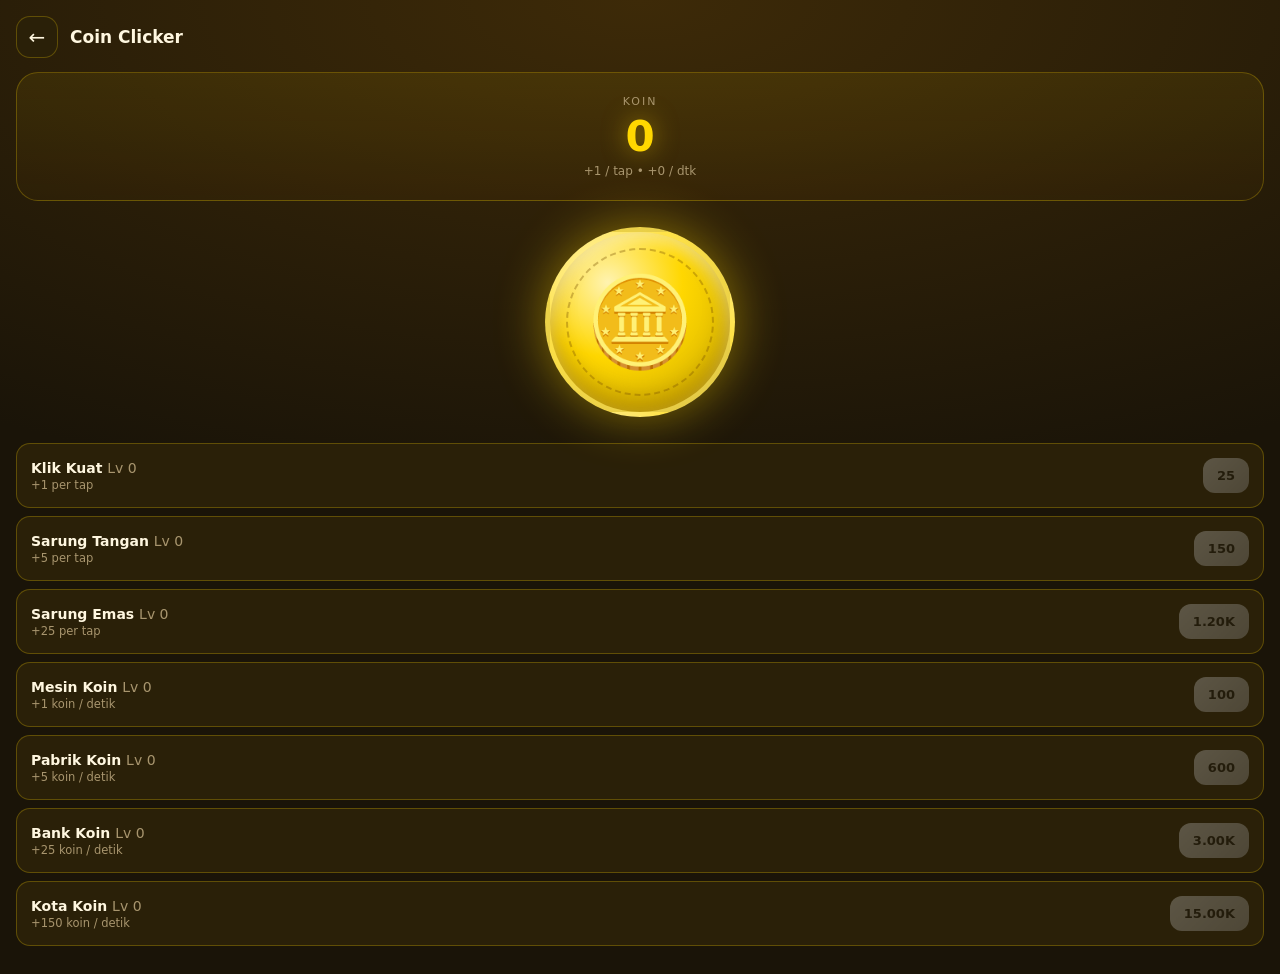
<file: game/game10.html>
<!DOCTYPE html>
<html lang="id"><head>
<meta charset="UTF-8"><meta name="viewport" content="width=device-width,initial-scale=1,maximum-scale=1,user-scalable=no,viewport-fit=cover">
<title>Coin Clicker · ToolKit</title>
<style>
:root{--bg:#1a1408;--card:#2a2008;--fg:#fff7e0;--mut:#a8956e;--acc:#ffd700;--acc2:#ff9500;--line:rgba(255,215,0,.25)}
*{margin:0;padding:0;box-sizing:border-box;-webkit-tap-highlight-color:transparent}
body{font-family:system-ui,-apple-system,sans-serif;background:radial-gradient(140% 80% at 50% 0%,#3d2a08,#1a1408 65%);color:var(--fg);min-height:100dvh;padding:16px;padding-bottom:calc(20px + env(safe-area-inset-bottom))}
.top{display:flex;align-items:center;gap:12px;margin-bottom:14px}
.back{width:42px;height:42px;border-radius:14px;border:1px solid var(--line);background:var(--card);display:grid;place-items:center;color:var(--fg);text-decoration:none;font-size:20px}
h1{font-size:17px;font-weight:700}
.stats{text-align:center;padding:22px 16px;border-radius:22px;background:linear-gradient(180deg,rgba(255,215,0,.08),rgba(255,149,0,.03));border:1px solid var(--line);margin-bottom:14px}
.stats .lbl{font-size:11px;color:var(--mut);letter-spacing:2px}
.stats .val{font-size:42px;font-weight:900;margin-top:8px;color:var(--acc);text-shadow:0 0 24px rgba(255,215,0,.5);font-variant-numeric:tabular-nums;line-height:1}
.stats .ps{font-size:12px;color:var(--mut);margin-top:6px}
.coin-wrap{display:grid;place-items:center;padding:12px 0;position:relative}
.coin{width:190px;height:190px;border-radius:50%;background:radial-gradient(circle at 32% 28%,#fff3b0,#ffd700 42%,#c9a800 100%);box-shadow:0 0 50px rgba(255,215,0,.45),inset 0 -14px 24px rgba(120,80,0,.4),inset 0 8px 16px rgba(255,255,255,.5);display:grid;place-items:center;font-size:88px;user-select:none;transition:transform .08s;border:5px solid rgba(255,255,255,.28);position:relative;cursor:pointer}
.coin:active{transform:scale(.92)}
.coin::after{content:'';position:absolute;inset:16px;border-radius:50%;border:2px dashed rgba(120,80,0,.35)}
.pop{position:absolute;font-size:22px;font-weight:800;color:var(--acc);pointer-events:none;animation:fly .9s ease forwards;text-shadow:0 0 12px rgba(255,215,0,.6)}
@keyframes fly{from{opacity:1;transform:translateY(0)}to{opacity:0;transform:translateY(-80px)}}
.upg{display:flex;justify-content:space-between;align-items:center;gap:10px;padding:14px;border-radius:14px;background:var(--card);border:1px solid var(--line);margin-bottom:8px}
.upg .info{flex:1;min-width:0}
.upg .n{font-size:14px;font-weight:700}
.upg .d{font-size:11.5px;color:var(--mut);margin-top:2px}
.upg .b{padding:10px 14px;border-radius:12px;background:linear-gradient(135deg,var(--acc),var(--acc2));color:#1a1408;font-weight:800;font-size:13px;border:none;font-family:inherit;white-space:nowrap}
.upg .b:active{transform:scale(.96)}
.upg .b:disabled{opacity:.3;filter:grayscale(1)}
</style></head><body>
<div class="top"><a class="back" href="../game.html">←</a><h1>Coin Clicker</h1></div>
<div class="stats">
<div class="lbl">KOIN</div>
<div class="val" id="coins">0</div>
<div class="ps" id="ps">+1 / tap</div>
</div>
<div class="coin-wrap"><div class="coin" id="coin">🪙</div></div>
<div id="upg" style="margin-top:14px"></div>
<script src="../js/sfx.js"></script>
<script>
(function(){
var coins=0,perClick=1,perSec=0;
var U=[
  {id:'c1',n:'Klik Kuat',d:'+1 per tap',b:25,s:1.7,t:'click',a:1},
  {id:'c2',n:'Sarung Tangan',d:'+5 per tap',b:150,s:1.75,t:'click',a:5},
  {id:'c3',n:'Sarung Emas',d:'+25 per tap',b:1200,s:1.8,t:'click',a:25},
  {id:'a1',n:'Mesin Koin',d:'+1 koin / detik',b:100,s:1.75,t:'auto',a:1},
  {id:'a2',n:'Pabrik Koin',d:'+5 koin / detik',b:600,s:1.8,t:'auto',a:5},
  {id:'a3',n:'Bank Koin',d:'+25 koin / detik',b:3000,s:1.9,t:'auto',a:25},
  {id:'a4',n:'Kota Koin',d:'+150 koin / detik',b:15000,s:2,t:'auto',a:150}
];
var own={};
function cost(u){return Math.floor(u.b*Math.pow(u.s,own[u.id]||0))}
function fmt(n){if(n<1000)return Math.floor(n);if(n<1e6)return (n/1000).toFixed(2)+'K';if(n<1e9)return (n/1e6).toFixed(2)+'M';if(n<1e12)return (n/1e9).toFixed(2)+'B';return (n/1e12).toFixed(2)+'T'}
function render(){
  document.getElementById('coins').textContent=fmt(coins);
  document.getElementById('ps').textContent='+'+perClick+' / tap  •  +'+fmt(perSec)+' / dtk';
  var box=document.getElementById('upg');box.innerHTML='';
  U.forEach(function(u){
    var c=cost(u);
    var el=document.createElement('div');el.className='upg';
    el.innerHTML='<div class="info"><div class="n">'+u.n+' <span style="color:var(--mut);font-weight:400">Lv '+(own[u.id]||0)+'</span></div><div class="d">'+u.d+'</div></div><button class="b">'+fmt(c)+'</button>';
    var btn=el.querySelector('button');
    if(coins<c)btn.disabled=true;
    btn.addEventListener('click',function(){
      var cc=cost(u);if(coins<cc)return;
      coins-=cc;own[u.id]=(own[u.id]||0)+1;
      if(u.t==='click')perClick+=u.a;else perSec+=u.a;
      SFX.coin();if(navigator.vibrate)navigator.vibrate(15);
      render();save();
    });
    box.appendChild(el);
  });
}
function save(){try{localStorage.setItem('coin2',JSON.stringify({coins:coins,pc:perClick,ps:perSec,own:own}))}catch(e){}}
var saved=localStorage.getItem('coin2');
if(saved){try{var s=JSON.parse(saved);coins=s.coins||0;perClick=s.pc||1;perSec=s.ps||0;own=s.own||{}}catch(e){}}
var lastT=Date.now();
setInterval(function(){
  var now=Date.now();var dt=(now-lastT)/1000;lastT=now;
  if(perSec>0){coins+=perSec*dt;render();save()}
},250);
document.getElementById('coin').addEventListener('click',function(e){
  coins+=perClick;SFX.coin();
  if(navigator.vibrate)navigator.vibrate(10);
  var r=this.getBoundingClientRect(),wrap=this.parentElement;
  var p=document.createElement('div');p.className='pop';p.textContent='+'+perClick;
  p.style.left=(e.clientX-r.left-10)+'px';p.style.top=(e.clientY-r.top-30)+'px';
  wrap.appendChild(p);setTimeout(function(){p.remove()},900);
  render();
});
render();
})();
</script></body></html>
</file>
<file: css/style.css>
/* ==========================================================
   ToolKit — Global Stylesheet
   Tema: Dark · Neon Cyan / Blue / Purple · Mobile-first
   ========================================================== */

/* ---------- RESET ---------- */
*, *::before, *::after { box-sizing: border-box; margin: 0; padding: 0; }

:root {
  /* Warna dasar */
  --bg-0:      #05070f;
  --bg-1:      #0a0f1e;
  --bg-2:      #0f1730;
  --line:      rgba(120, 180, 255, 0.10);
  --line-soft: rgba(120, 180, 255, 0.06);

  /* Neon */
  --cyan:      #22e6ff;
  --cyan-dim:  #0fa7c4;
  --blue:      #4b7bff;
  --purple:    #a04bff;
  --pink:      #ff4bd8;
  --green:     #2ee88a;

  /* Teks */
  --txt-1:     #eaf2ff;
  --txt-2:     #a8b6d6;
  --txt-3:     #6b7aa0;

  /* Radius & shadow */
  --r-sm: 12px;
  --r-md: 16px;
  --r-lg: 20px;
  --glow-cyan:   0 0 24px rgba(34, 230, 255, 0.35);
  --glow-purple: 0 0 24px rgba(160, 75, 255, 0.32);

  /* Ukuran layout */
  --nav-h: 68px;
  --top-h: 60px;

  /* Safe area untuk notch Android */
  --safe-t: env(safe-area-inset-top, 0px);
  --safe-b: env(safe-area-inset-bottom, 0px);
}

html, body {
  height: 100%;
  background: var(--bg-0);
  color: var(--txt-1);
  font-family: "Inter", "Segoe UI", system-ui, -apple-system, Roboto, sans-serif;
  font-size: 15px;
  line-height: 1.5;
  -webkit-font-smoothing: antialiased;
  -webkit-tap-highlight-color: transparent;
  overscroll-behavior-y: none;
}

body {
  /* Latar bernuansa futuristic: grid halus + gradient neon di atas */
  background-image:
    radial-gradient(120% 60% at 50% -10%, rgba(34, 230, 255, 0.10), transparent 60%),
    radial-gradient(80% 50% at 100% 0%,   rgba(160, 75, 255, 0.10), transparent 60%),
    linear-gradient(180deg, var(--bg-0), var(--bg-1) 60%, var(--bg-0));
  background-attachment: fixed;
  min-height: 100vh;
  min-height: 100dvh;
}

a { color: inherit; text-decoration: none; }
button { font-family: inherit; color: inherit; background: none; border: none; cursor: pointer; }
input, input:focus { font-family: inherit; outline: none; }
svg { display: block; }

/* ---------- APP SHELL ---------- */
.app {
  max-width: 560px;
  margin: 0 auto;
  padding-top: calc(var(--top-h) + var(--safe-t));
  padding-bottom: calc(var(--nav-h) + var(--safe-b) + 12px);
  min-height: 100dvh;
  position: relative;
}

.page { padding: 8px 16px 20px; }

/* ---------- TOPBAR ---------- */
.topbar {
  position: fixed;
  top: 0; left: 0; right: 0;
  height: calc(var(--top-h) + var(--safe-t));
  padding: var(--safe-t) 16px 0;
  display: flex;
  align-items: center;
  gap: 12px;
  background: rgba(5, 7, 15, 0.72);
  backdrop-filter: blur(14px);
  -webkit-backdrop-filter: blur(14px);
  border-bottom: 1px solid var(--line-soft);
  z-index: 50;
  max-width: 560px;
  margin: 0 auto;
}

.brand { display: flex; align-items: center; gap: 10px; min-width: 0; }
.brand-center { flex: 1; justify-content: center; text-align: center; }

.brand-logo {
  width: 38px; height: 38px;
  border-radius: 12px;
  display: grid; place-items: center;
  font-weight: 800; font-size: 14px; letter-spacing: 0.5px;
  color: #041018;
  background: linear-gradient(135deg, var(--cyan), var(--blue) 55%, var(--purple));
  box-shadow: var(--glow-cyan);
  flex-shrink: 0;
}

.brand-text h1 {
  font-size: 17px;
  font-weight: 700;
  letter-spacing: -0.2px;
  line-height: 1.1;
}
.brand-text span {
  font-size: 11px;
  color: var(--txt-3);
  letter-spacing: 0.3px;
}

.icon-btn {
  width: 40px; height: 40px;
  display: grid; place-items: center;
  border-radius: 12px;
  border: 1px solid var(--line);
  background: rgba(255, 255, 255, 0.02);
  color: var(--txt-2);
  transition: transform .15s ease, border-color .2s ease, color .2s ease;
  flex-shrink: 0;
}
.icon-btn:active { transform: scale(0.94); border-color: var(--cyan); color: var(--cyan); }
.icon-btn.ghost { opacity: 0; pointer-events: none; }
.icon-btn svg { width: 20px; height: 20px; }

/* ---------- HERO ---------- */
.hero {
  position: relative;
  padding: 22px 18px 20px;
  border-radius: var(--r-lg);
  background:
    radial-gradient(120% 120% at 0% 0%, rgba(34, 230, 255, 0.14), transparent 55%),
    radial-gradient(120% 120% at 100% 100%, rgba(160, 75, 255, 0.16), transparent 55%),
    linear-gradient(180deg, #0c1226, #0a0f1e);
  border: 1px solid var(--line);
  box-shadow: inset 0 0 0 1px rgba(34, 230, 255, 0.05), 0 12px 40px rgba(0, 0, 0, 0.55);
  overflow: hidden;
  margin-bottom: 20px;
}
.hero::after {
  content: "";
  position: absolute; inset: -40% -60% auto auto;
  width: 240px; height: 240px;
  background: radial-gradient(closest-side, rgba(34, 230, 255, 0.22), transparent 70%);
  filter: blur(20px);
  pointer-events: none;
}

.hero-badge {
  display: inline-block;
  font-size: 11px;
  letter-spacing: 0.4px;
  color: var(--cyan);
  background: rgba(34, 230, 255, 0.08);
  border: 1px solid rgba(34, 230, 255, 0.25);
  padding: 4px 10px;
  border-radius: 999px;
  margin-bottom: 12px;
}

.hero-title {
  font-size: 24px;
  line-height: 1.2;
  font-weight: 800;
  letter-spacing: -0.4px;
  margin-bottom: 10px;
}
.grad-text {
  background: linear-gradient(90deg, var(--cyan), var(--blue) 50%, var(--purple));
  -webkit-background-clip: text;
  background-clip: text;
  color: transparent;
}

.hero-desc {
  font-size: 13.5px;
  color: var(--txt-2);
  margin-bottom: 16px;
  max-width: 42ch;
}

.hero-actions { display: flex; gap: 10px; flex-wrap: wrap; }

/* ---------- BUTTONS ---------- */
.btn {
  display: inline-flex;
  align-items: center;
  justify-content: center;
  min-height: 46px;
  padding: 0 18px;
  border-radius: 14px;
  font-size: 14px;
  font-weight: 600;
  letter-spacing: 0.2px;
  transition: transform .15s ease, box-shadow .2s ease, border-color .2s ease, background .2s ease;
  border: 1px solid transparent;
  user-select: none;
}
.btn:active { transform: scale(0.97); }

.btn-primary {
  background: linear-gradient(135deg, var(--cyan), var(--blue) 60%, var(--purple));
  color: #041018;
  box-shadow: 0 8px 24px rgba(34, 230, 255, 0.28);
}
.btn-ghost {
  border-color: var(--line);
  color: var(--txt-1);
  background: rgba(255, 255, 255, 0.02);
}
.btn-ghost:active { border-color: var(--cyan); color: var(--cyan); }

/* ---------- STATS ---------- */
.stats {
  display: grid;
  grid-template-columns: repeat(3, 1fr);
  gap: 10px;
  margin-bottom: 22px;
}
.stat-card {
  padding: 14px 8px;
  border-radius: var(--r-md);
  background: linear-gradient(180deg, rgba(255, 255, 255, 0.03), rgba(255, 255, 255, 0.01));
  border: 1px solid var(--line);
  text-align: center;
}
.stat-value {
  display: block;
  font-size: 20px;
  font-weight: 800;
  letter-spacing: -0.3px;
  background: linear-gradient(90deg, var(--cyan), var(--purple));
  -webkit-background-clip: text;
  background-clip: text;
  color: transparent;
}
.stat-label {
  font-size: 11px;
  color: var(--txt-3);
  letter-spacing: 0.4px;
}

/* ---------- SECTIONS ---------- */
.section { margin-bottom: 24px; }
.section-head {
  display: flex;
  align-items: center;
  justify-content: space-between;
  margin-bottom: 12px;
  gap: 10px;
}
.section-title {
  font-size: 15px;
  font-weight: 700;
  letter-spacing: -0.1px;
}
.link-more {
  font-size: 12.5px;
  color: var(--cyan);
  opacity: 0.85;
}
.link-more:active { opacity: 1; }

.count-pill {
  font-size: 11px;
  color: var(--cyan);
  padding: 3px 10px;
  border-radius: 999px;
  background: rgba(34, 230, 255, 0.08);
  border: 1px solid rgba(34, 230, 255, 0.22);
}

/* ---------- QUICK NAV CARDS ---------- */
.nav-cards {
  display: grid;
  grid-template-columns: 1fr 1fr;
  gap: 12px;
}
.nav-card {
  display: flex;
  flex-direction: column;
  gap: 4px;
  padding: 16px 14px;
  border-radius: var(--r-md);
  border: 1px solid var(--line);
  background: linear-gradient(180deg, rgba(255, 255, 255, 0.03), rgba(255, 255, 255, 0.01));
  min-height: 118px;
  position: relative;
  overflow: hidden;
  transition: transform .15s ease, border-color .2s ease;
}
.nav-card:active { transform: scale(0.98); }
.nav-card.tone-cyan   { box-shadow: inset 0 0 0 1px rgba(34, 230, 255, 0.12); }
.nav-card.tone-purple { box-shadow: inset 0 0 0 1px rgba(160, 75, 255, 0.12); }
.nav-card.tone-cyan:active   { border-color: var(--cyan); }
.nav-card.tone-purple:active { border-color: var(--purple); }

.nav-card-icon {
  font-size: 22px;
  margin-bottom: 4px;
}
.nav-card-title {
  font-size: 15px;
  font-weight: 700;
}
.nav-card-desc {
  font-size: 11.5px;
  color: var(--txt-3);
  line-height: 1.35;
}
.nav-card-go {
  margin-top: auto;
  font-size: 11.5px;
  color: var(--cyan);
  font-weight: 600;
  letter-spacing: 0.2px;
}

/* ---------- TOOLBAR: SEARCH + CHIPS ---------- */
.toolbar { margin-bottom: 18px; }

.search {
  display: flex;
  align-items: center;
  gap: 10px;
  padding: 0 14px;
  height: 48px;
  border-radius: 14px;
  border: 1px solid var(--line);
  background: rgba(255, 255, 255, 0.02);
  margin-bottom: 12px;
  transition: border-color .2s ease, box-shadow .2s ease;
}
.search:focus-within {
  border-color: rgba(34, 230, 255, 0.55);
  box-shadow: 0 0 0 4px rgba(34, 230, 255, 0.08);
}
.search svg { width: 18px; height: 18px; color: var(--txt-3); flex-shrink: 0; }
.search input {
  flex: 1;
  height: 100%;
  background: transparent;
  border: none;
  color: var(--txt-1);
  font-size: 14px;
}
.search input::placeholder { color: var(--txt-3); }

/* Chips */
.chips {
  display: flex;
  gap: 8px;
  overflow-x: auto;
  scrollbar-width: none;
  padding-bottom: 2px;
  -webkit-overflow-scrolling: touch;
}
.chips::-webkit-scrollbar { display: none; }

.chip {
  flex-shrink: 0;
  font-size: 12.5px;
  padding: 8px 14px;
  border-radius: 999px;
  border: 1px solid var(--line);
  color: var(--txt-2);
  background: rgba(255, 255, 255, 0.02);
  transition: all .2s ease;
  white-space: nowrap;
}
.chip.active {
  color: #041018;
  background: linear-gradient(135deg, var(--cyan), var(--blue));
  border-color: transparent;
  box-shadow: 0 4px 18px rgba(34, 230, 255, 0.3);
}
.chip:active { transform: scale(0.96); }

/* ---------- LIST / CARD ITEM ---------- */
.list {
  display: flex;
  flex-direction: column;
  gap: 10px;
}

.item {
  display: flex;
  align-items: center;
  gap: 12px;
  padding: 14px;
  border-radius: var(--r-md);
  border: 1px solid var(--line);
  background: linear-gradient(180deg, rgba(255, 255, 255, 0.03), rgba(255, 255, 255, 0.01));
  position: relative;
  overflow: hidden;
  transition: transform .15s ease, border-color .2s ease, background .2s ease;
  animation: fadeUp .35s ease both;
}
.item:active {
  transform: scale(0.985);
  border-color: rgba(34, 230, 255, 0.5);
  background: linear-gradient(180deg, rgba(34, 230, 255, 0.06), rgba(34, 230, 255, 0.01));
}

/* Garis aksen kiri */
.item::before {
  content: "";
  position: absolute;
  left: 0; top: 12px; bottom: 12px;
  width: 3px;
  border-radius: 0 4px 4px 0;
  background: linear-gradient(180deg, var(--cyan), var(--purple));
  opacity: 0.9;
}
.item.tone-purple::before { background: linear-gradient(180deg, var(--purple), var(--pink)); }
.item.tone-blue::before   { background: linear-gradient(180deg, var(--blue), var(--cyan)); }
.item.tone-green::before  { background: linear-gradient(180deg, var(--green), var(--cyan)); }
.item.tone-pink::before   { background: linear-gradient(180deg, var(--pink), var(--purple)); }

/* Nomor */
.item-num {
  width: 26px;
  font-size: 12px;
  color: var(--txt-3);
  font-weight: 700;
  text-align: center;
  flex-shrink: 0;
}

/* Ikon */
.item-icon {
  width: 48px; height: 48px;
  border-radius: 14px;
  display: grid;
  place-items: center;
  font-size: 22px;
  flex-shrink: 0;
  background: radial-gradient(120% 120% at 30% 20%, rgba(34, 230, 255, 0.22), rgba(160, 75, 255, 0.14));
  border: 1px solid rgba(34, 230, 255, 0.18);
}
.item.tone-purple .item-icon { background: radial-gradient(120% 120% at 30% 20%, rgba(160, 75, 255, 0.24), rgba(34, 230, 255, 0.12)); border-color: rgba(160, 75, 255, 0.22); }
.item.tone-blue   .item-icon { background: radial-gradient(120% 120% at 30% 20%, rgba(75, 123, 255, 0.24), rgba(34, 230, 255, 0.12)); border-color: rgba(75, 123, 255, 0.22); }
.item.tone-green  .item-icon { background: radial-gradient(120% 120% at 30% 20%, rgba(46, 232, 138, 0.22), rgba(34, 230, 255, 0.12)); border-color: rgba(46, 232, 138, 0.22); }
.item.tone-pink   .item-icon { background: radial-gradient(120% 120% at 30% 20%, rgba(255, 75, 216, 0.22), rgba(160, 75, 255, 0.12)); border-color: rgba(255, 75, 216, 0.22); }

/* Body */
.item-body {
  flex: 1;
  min-width: 0;
}
.item-name {
  font-size: 14.5px;
  font-weight: 700;
  letter-spacing: -0.1px;
  margin-bottom: 2px;
  white-space: nowrap;
  overflow: hidden;
  text-overflow: ellipsis;
}
.item-desc {
  font-size: 12px;
  color: var(--txt-3);
  line-height: 1.35;
  display: -webkit-box;
  -webkit-line-clamp: 2;
  -webkit-box-orient: vertical;
  overflow: hidden;
}
.item-tag {
  display: inline-block;
  margin-top: 6px;
  font-size: 10.5px;
  color: var(--cyan);
  padding: 2px 8px;
  border-radius: 999px;
  background: rgba(34, 230, 255, 0.08);
  border: 1px solid rgba(34, 230, 255, 0.2);
}

/* Tombol aksi */
.item-go {
  width: 40px; height: 40px;
  border-radius: 12px;
  display: grid;
  place-items: center;
  border: 1px solid var(--line);
  color: var(--cyan);
  background: rgba(34, 230, 255, 0.06);
  flex-shrink: 0;
  transition: transform .15s ease, background .2s ease;
}
.item:active .item-go {
  background: linear-gradient(135deg, var(--cyan), var(--blue));
  color: #041018;
  border-color: transparent;
}
.item-go svg { width: 16px; height: 16px; }

/* ---------- EMPTY STATE ---------- */
.empty {
  text-align: center;
  padding: 40px 20px;
  color: var(--txt-3);
}
.empty span { font-size: 40px; display: block; margin-bottom: 10px; opacity: 0.6; }
.empty p { font-size: 13px; }

/* ---------- BOTTOM NAV ---------- */
.bottom-nav {
  position: fixed;
  bottom: 0; left: 0; right: 0;
  height: calc(var(--nav-h) + var(--safe-b));
  padding-bottom: var(--safe-b);
  display: flex;
  align-items: stretch;
  background: rgba(5, 7, 15, 0.85);
  backdrop-filter: blur(18px);
  -webkit-backdrop-filter: blur(18px);
  border-top: 1px solid var(--line);
  z-index: 60;
  max-width: 560px;
  margin: 0 auto;
}

.nav-item {
  flex: 1;
  display: flex;
  flex-direction: column;
  align-items: center;
  justify-content: center;
  gap: 3px;
  color: var(--txt-3);
  font-size: 10.5px;
  letter-spacing: 0.2px;
  position: relative;
  transition: color .2s ease, transform .15s ease;
  user-select: none;
}
.nav-item svg { width: 22px; height: 22px; }
.nav-item:active { transform: scale(0.94); }

.nav-item.active {
  color: var(--cyan);
  text-shadow: 0 0 12px rgba(34, 230, 255, 0.6);
}
.nav-item.active::before {
  content: "";
  position: absolute;
  top: 0;
  width: 34px;
  height: 2px;
  border-radius: 0 0 4px 4px;
  background: linear-gradient(90deg, transparent, var(--cyan), transparent);
  box-shadow: 0 0 12px rgba(34, 230, 255, 0.8);
}

/* ---------- ANIMATIONS ---------- */
@keyframes fadeUp {
  from { opacity: 0; transform: translateY(8px); }
  to   { opacity: 1; transform: translateY(0); }
}

.item:nth-child(1) { animation-delay: .02s; }
.item:nth-child(2) { animation-delay: .05s; }
.item:nth-child(3) { animation-delay: .08s; }
.item:nth-child(4) { animation-delay: .11s; }
.item:nth-child(5) { animation-delay: .14s; }
.item:nth-child(6) { animation-delay: .17s; }
.item:nth-child(7) { animation-delay: .20s; }
.item:nth-child(8) { animation-delay: .23s; }
.item:nth-child(9) { animation-delay: .26s; }
.item:nth-child(10){ animation-delay: .29s; }

/* ---------- RESPONSIVE KECIL ---------- */
@media (max-width: 360px) {
  .hero-title   { font-size: 21px; }
  .item-icon    { width: 42px; height: 42px; font-size: 20px; }
  .item-name    { font-size: 13.5px; }
  .nav-card     { min-height: 106px; padding: 14px 12px; }
}
</file>
